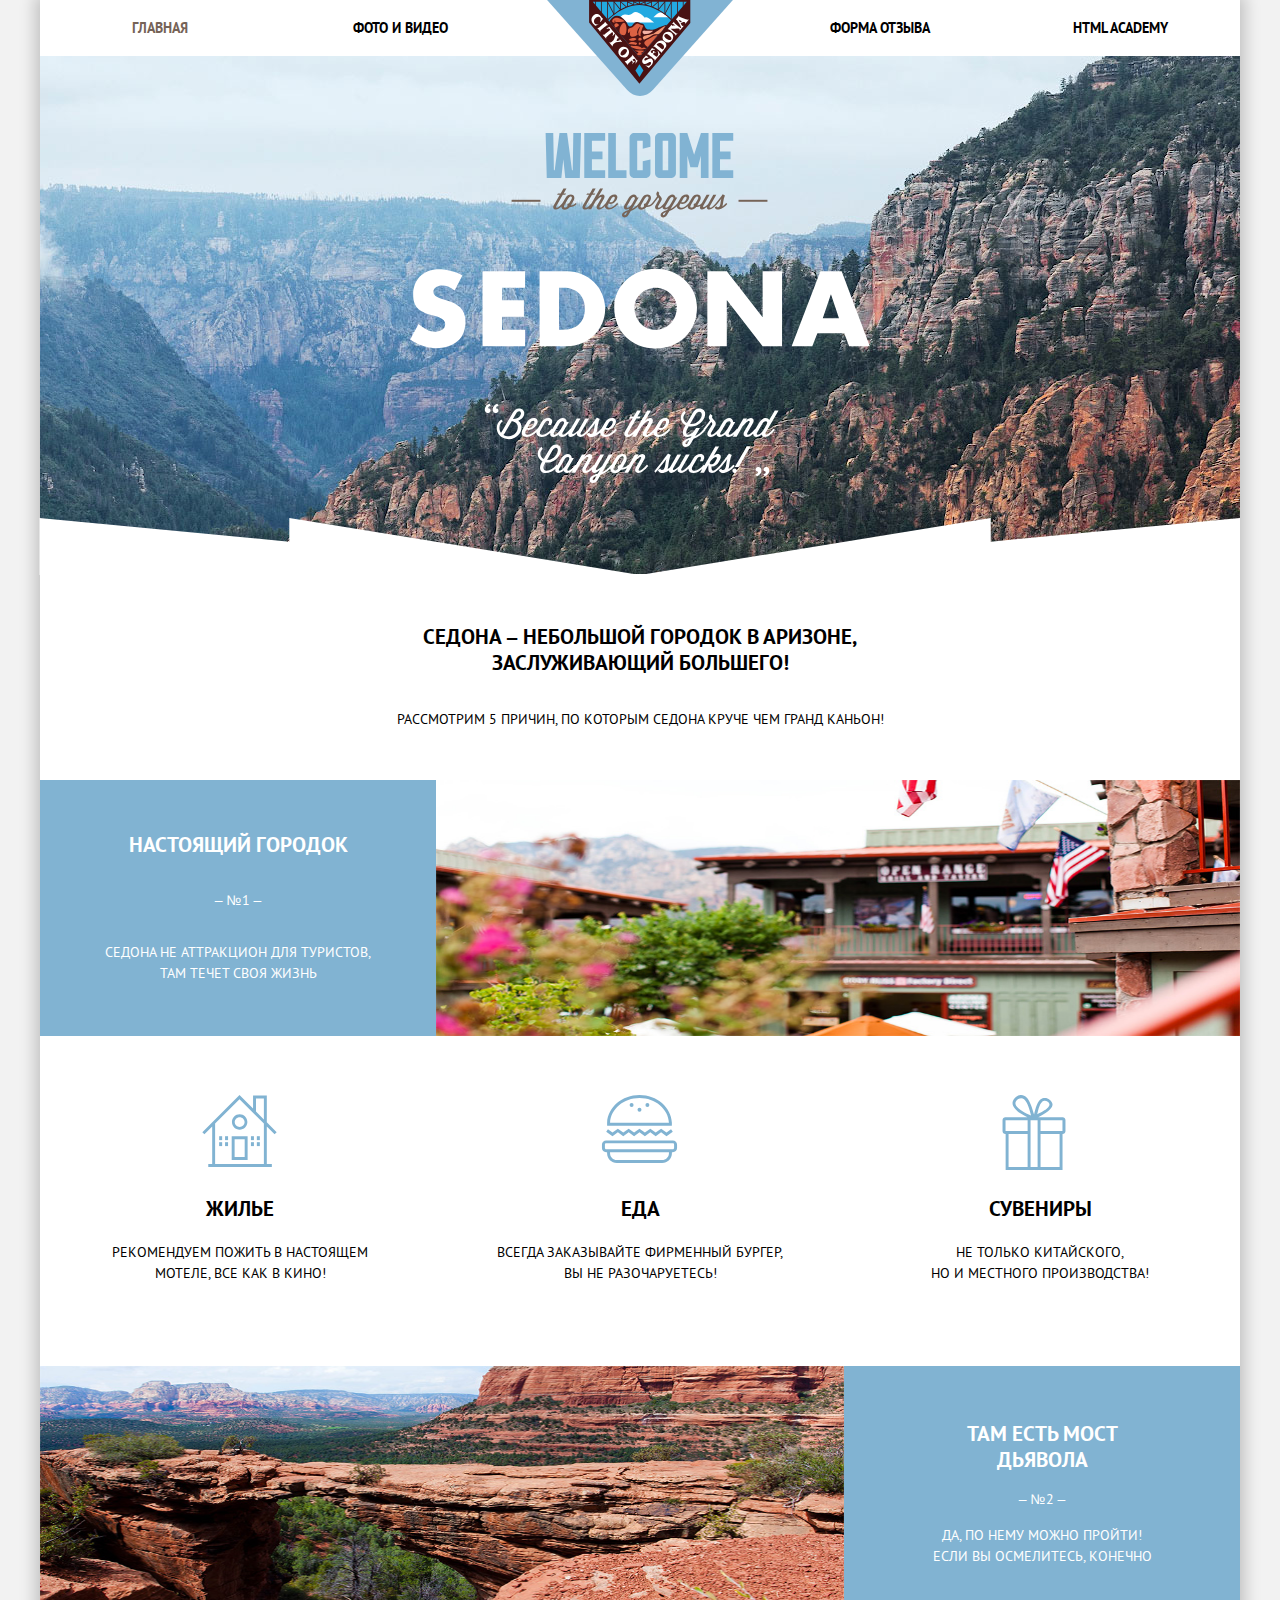
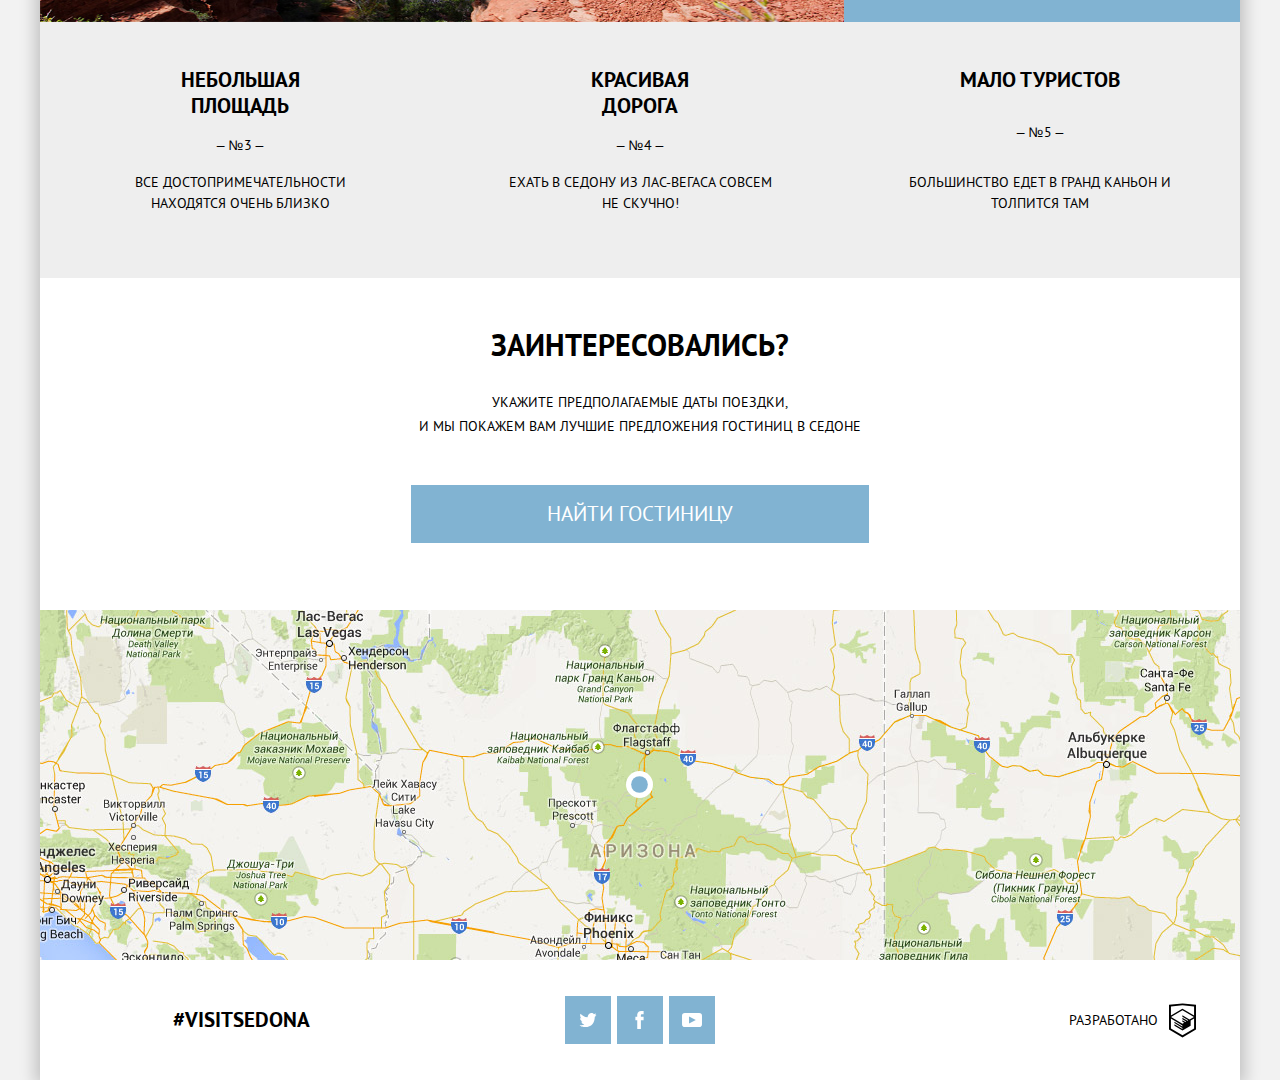
<file: index.html>
<!DOCTYPE html>
<html lang="ru">
  <head>
    <meta charset="utf-8">
    <title>HTML Academy: Седона</title>
    <meta name="viewport" content="width=device-width,initial-scale=1">
    <meta name="format-detection" content="telephone=no">
    <link rel="stylesheet" href="css/style.min.css">
  </head>
  <body>
    <svg style="display:none"><symbol viewBox="0 0 8.672 18.944" id="icon-facebook"><path d="M6.275 3.356h2.398V0H5.795C2.656.181 1.54 2.387 1.948 6.114H0v3.518h1.959v9.312h3.837V9.632h2.857V6.114H5.787c-.022-1.045-.037-2.405.488-2.758z"/></symbol><symbol viewBox="0 0 17.5 14.663" id="icon-twitter"><path fill-rule="evenodd" clip-rule="evenodd" d="M11.283.153c1.736-.484 3.074.264 3.685 1.15.694-.225 1.372-.47 2.072-.69-.004.841-.538 1.478-.883 1.728.704.165 1.343-.481 1.343-.481-.175.977-1.035 1.746-1.611 1.977-.239 6.592-3.272 10.956-10.382 10.823h-.46c-.422 0-4.29-.45-5.047-1.843 2.341.192 4.011-.412 4.835-1.15-.989-.293-2.761-.464-3.07-2.881.362.105.583.223 1.228.117C1.757 8.067.385 7.366.461 5.218c.294.319 1.1.523 1.381.461C1.117 5.444-.188 2.398.921.843 2.794 2.655 4.769 4.364 8.29 4.528c.216-2.24 1.171-3.74 2.993-4.375z"/></symbol><symbol viewBox="0 0 19.979 14.015" id="icon-youtube"><path d="M17.145 0H2.835A2.842 2.842 0 0 0 0 2.835v8.345a2.842 2.842 0 0 0 2.835 2.835h14.31a2.842 2.842 0 0 0 2.835-2.835V2.835A2.844 2.844 0 0 0 17.145 0zM7.036 10.392V3.623l6.769 3.384-6.769 3.385z"/></symbol><symbol viewBox="0 0 26.943 34.09" id="logo-htmlacademy"><path d="M13.62.017L13.472 0 0 1.412v24.661l13.473 8.017 13.43-7.99.042-.025V1.412L13.62.017zm11.399 12.11L13.495 5.334l-.001-.104-.087.05-.088-.056v.109L1.925 12.118V3.147l11.548-1.212L25.02 3.147v8.98zm-11.614-5.34L24.923 13.5l-4.479 2.64-7.093-4.221-.014 1.415 5.904 3.513-.86.507-5.03-2.992-.014 1.415 3.827 2.275-.782.523-3.031-1.787-.014 1.413 1.853 1.091-1.8 1.081-11.356-6.751 11.371-6.835zm-11.48 8.34l11.411 6.791.016 1.044-7.942-4.728-.015 1.416 7.979 4.795.018 1.076-7.973-4.74-.013 1.414 8.021 4.822.046.025 8.143-4.872-.011-5.177 3.415-2.036v10.021L13.472 31.85 1.925 24.979v-9.852z"/></symbol></svg>
    <div class="background-wrap">
      <header class="main-header">
        <div class="main-header__wrap">
          <nav class="main-header__navigation main-header__navigation--opened">
            <ul class="main-header__list">
              <li class="main-header__item"><a class="main-header__item-link main-header__item-link--active">Главная</a></li>
              <li class="main-header__item"><a class="main-header__item-link" href="photo.html">Фото и видео</a></li>
              <li class="main-header__item"><a class="main-header__item-link" href="form.html">Форма отзыва</a></li>
              <li class="main-header__item"><a class="main-header__item-link" href="#">HTML Academy</a></li>
            </ul>
            <button class="main-header__toggle" type="button">Закрыть</button>
            <a class="main-header__logo-wrap">
              <picture>
                <source media="(min-width: 1200px)" srcset="img/logo-sedona-desktop.svg">
                <source media="(min-width: 768px)" srcset="img/logo-sedona-tablet.svg">
                <img class="main-header__logo" src="img/logo-sedona-mobile.svg" alt="City Sedona" width="102" height="83">
              </picture>
            </a>
          </nav>
          <div class="main-header__promo-view promo-view">
            <div class="promo-view__slogan-layout">
              <img class="promo-view__logo-title promo-view__logo-title--index" src="img/text-sedona-index.svg" alt="Sedona" width="282" height="214">
            </div>
        </div>
        </div>
      </header>
      <div class="main-title">
        <div class="main-title__wrap">
          <h1 class="main-title__title">Седона – небольшой городок в Аризоне, заслуживающий большего!</h1>
          <p class="main-title__reason">Рассмотрим 5 причин, по которым седона круче чем гранд каньон!</p>
        </div>
      </div>
      <section class="features-place">
        <div class="features-place__wrap">
          <div class="features-place__head-wrap">
            <div class="features-place__head-layout">
              <!-- <svg class="features-place__triangle" width="100%" height="26"><use xmlns:xlink="http://www.w3.org/1999/xlink" xlink:href="#bg-triangle"></use></svg> -->
              <header class="features-place__head">
              <h2 class="features-place__title">Настоящий городок</h2>
              <span class="features-place__number-features">– №1 –</span>
              <p class="features-place__about-features">Седона не аттракцион для туристов, там течет своя жизнь</p>
            </header>
            </div>
            <div class="features-place__image-layout">
              <picture>
                <source media="(min-width: 1200px)" srcset="img/photo-city@1x.jpg 1x, img/photo-city@2x.jpg 2x">
                <source media="(min-width: 768px)" srcset="img/photo-city-tablet@1x.jpg 1x, img/photo-city-tablet@2x.jpg 2x">
                <img src="img/photo-city-mobile@1x.jpg" srcset="img/photo-city-mobile@2x.jpg 2x" alt="City">
              </picture>
            </div>
          </div>
          <div class="features-place__entertainment">
          <div class="features-place__entertainment-item-layout">
            <img class="features-place__entertainment-item-icon" src="img/icon-house.svg" alt="Жилье" width="39" height="37">
            <h3 class="features-place__entertainment-item-title">Жилье</h3>
            <p class="features-place__entertainment-item-about">Рекомендуем пожить в настоящем мотеле, все как в кино!</p>
          </div>
          <div class="features-place__entertainment-item-layout">
            <img class="features-place__entertainment-item-icon" src="img/icon-gift.svg" alt="Жилье" width="32" height="38">
            <h3 class="features-place__entertainment-item-title">Сувениры</h3>
            <p class="features-place__entertainment-item-about"><span class="features-place__entertainment-item-about--break">Не только китайcкого, </span>но и местного производства!</p>
          </div>
          <div class="features-place__entertainment-item-layout">
            <img class="features-place__entertainment-item-icon" src="img/icon-burger.svg" alt="Жилье" width="40" height="35">
            <h3 class="features-place__entertainment-item-title">Еда</h3>
            <p class="features-place__entertainment-item-about">Всегда заказывайте фирменный бургер, вы не разочаруетесь!</p>
          </div>
        </div>
        </div>
      </section>
      <section class="features-bridge">
        <div class="features-bridge-wrap">
          <div class="features-bridge__background">
            <div class="features-bridge__head">
              <h2 class="features-bridge__title"> Там есть мост дьявола</h2>
              <span class="features-bridge__number-features">– №2 –</span>
              <p class="features-bridge__about-features">Да, по нему можно пройти! Если вы осмелитесь, конечно </p>
            </div>
          </div>
          <div class="features-bridge__picture-layout">
            <picture>
              <source media="(min-width: 1200px)" srcset="img/photo-bridge@1x.jpg 1x, img/photo-bridge@2x.jpg 2x">
              <source media="(min-width: 768px)" srcset="img/photo-bridge-tablet@1x.jpg 1x, img/photo-bridge-tablet@2x.jpg 2x">
              <img src="img/photo-bridge-mobile@1x.jpg" srcset="img/photo-bridge-mobile@2x.jpg 2x" alt="Каньон">
            </picture>
          </div>
        </div>
      </section>
      <section class="features-other">
        <div class="features-other__wrap">
          <div class="features-other__layout">
            <h2 class="features-other__title">Небольшая площадь</h2>
            <span class="features-other__number-features">– №3 –</span>
            <p class="features-other__about-features">Все достопримеча&shy;тельности находятся очень близко</p>
          </div>
          <div class="features-other__layout">
            <h2 class="features-other__title">Красивая дорога</h2>
            <span class="features-other__number-features">– №4 –</span>
            <p class="features-other__about-features">Ехать в седону из Лас-Вегаса совсем не скучно!</p>
          </div>
          <div class="features-other__layout">
            <h2 class="features-other__title">Мало туристов</h2>
            <span class="features-other__number-features">– №5 –</span>
            <p class="features-other__about-features">Большинство едет в гранд каньон и толпится там</p>
          </div>
        </div>
      </section>
      <section class="location">
        <div class="location__wrap">
          <h2 class="location__title">Заинтересовались?</h2>
          <p class="location__about"><span class="location__about-break">Укажите предполагаемые даты поездки, </span>и мы покажем вам лучшие предложения гостиниц в седоне</p>
          <a class="location__button" href="http://examplepage.com">Найти гостиницу</a>
        </div>
      </section>
      <div class="map">
        <div class="map__layout">
          <iframe class="map__google-sedona" src="https://www.google.com/maps/embed?pb=!1m18!1m12!1m3!1d592839.33976071!2d-112.06352161464558!3d34.830951622580315!2m3!1f0!2f0!3f0!3m2!1i1024!2i768!4f13.1!3m3!1m2!1s0x872da132f942b00d%3A0x5548c523fa6c8efd!2z0KHQtdC00L7QvdCwLCDQkNGA0LjQt9C-0L3QsCA4NjMzNiwg0KHQqNCQ!5e0!3m2!1sru!2sru!4v1490832494199" width="320" height="350" style="border:0" allowfullscreen></iframe>
        </div>
      </div>
      <footer class="main-footer">
        <div class="main-footer__wrap">
          <p class="main-footer__hash">#visitsedona</p>
          <div class="main-footer__socials socials">
            <div class="socials__wrap">
              <a class="socials__link" href="#">Twit
                <svg class="socials__link-icon" width="18" height="14"><use xmlns:xlink="http://www.w3.org/1999/xlink" xlink:href="#icon-twitter"></use></svg>
              </a>
              <a class="socials__link" href="#">FB
                <svg class="socials__link-icon" width="9" height="18"><use xmlns:xlink="http://www.w3.org/1999/xlink" xlink:href="#icon-facebook"></use></svg>
              </a>
              <a class="socials__link" href="#">Youtube
                <svg class="socials__link-icon" width="20" height="14"><use xmlns:xlink="http://www.w3.org/1999/xlink" xlink:href="#icon-youtube"></use></svg>
              </a>
            </div>
          </div>
          <div class="main-footer__copyright-wrap">
            <p class="main-footer__copyright">Разработано</p>
            <a class="main-footer__copyright-img-layout" href="https://htmlacademy.ru">
              <svg class="main-footer__copyright-img" width="27" height="37"><use xmlns:xlink="http://www.w3.org/1999/xlink" xlink:href="#logo-htmlacademy"></use></svg>
            </a>
          </div>
        </div>
      </footer>
    </div>
    <script type="text/javascript" src="js/navigation.js"></script>
  </body>
</html>
</file>
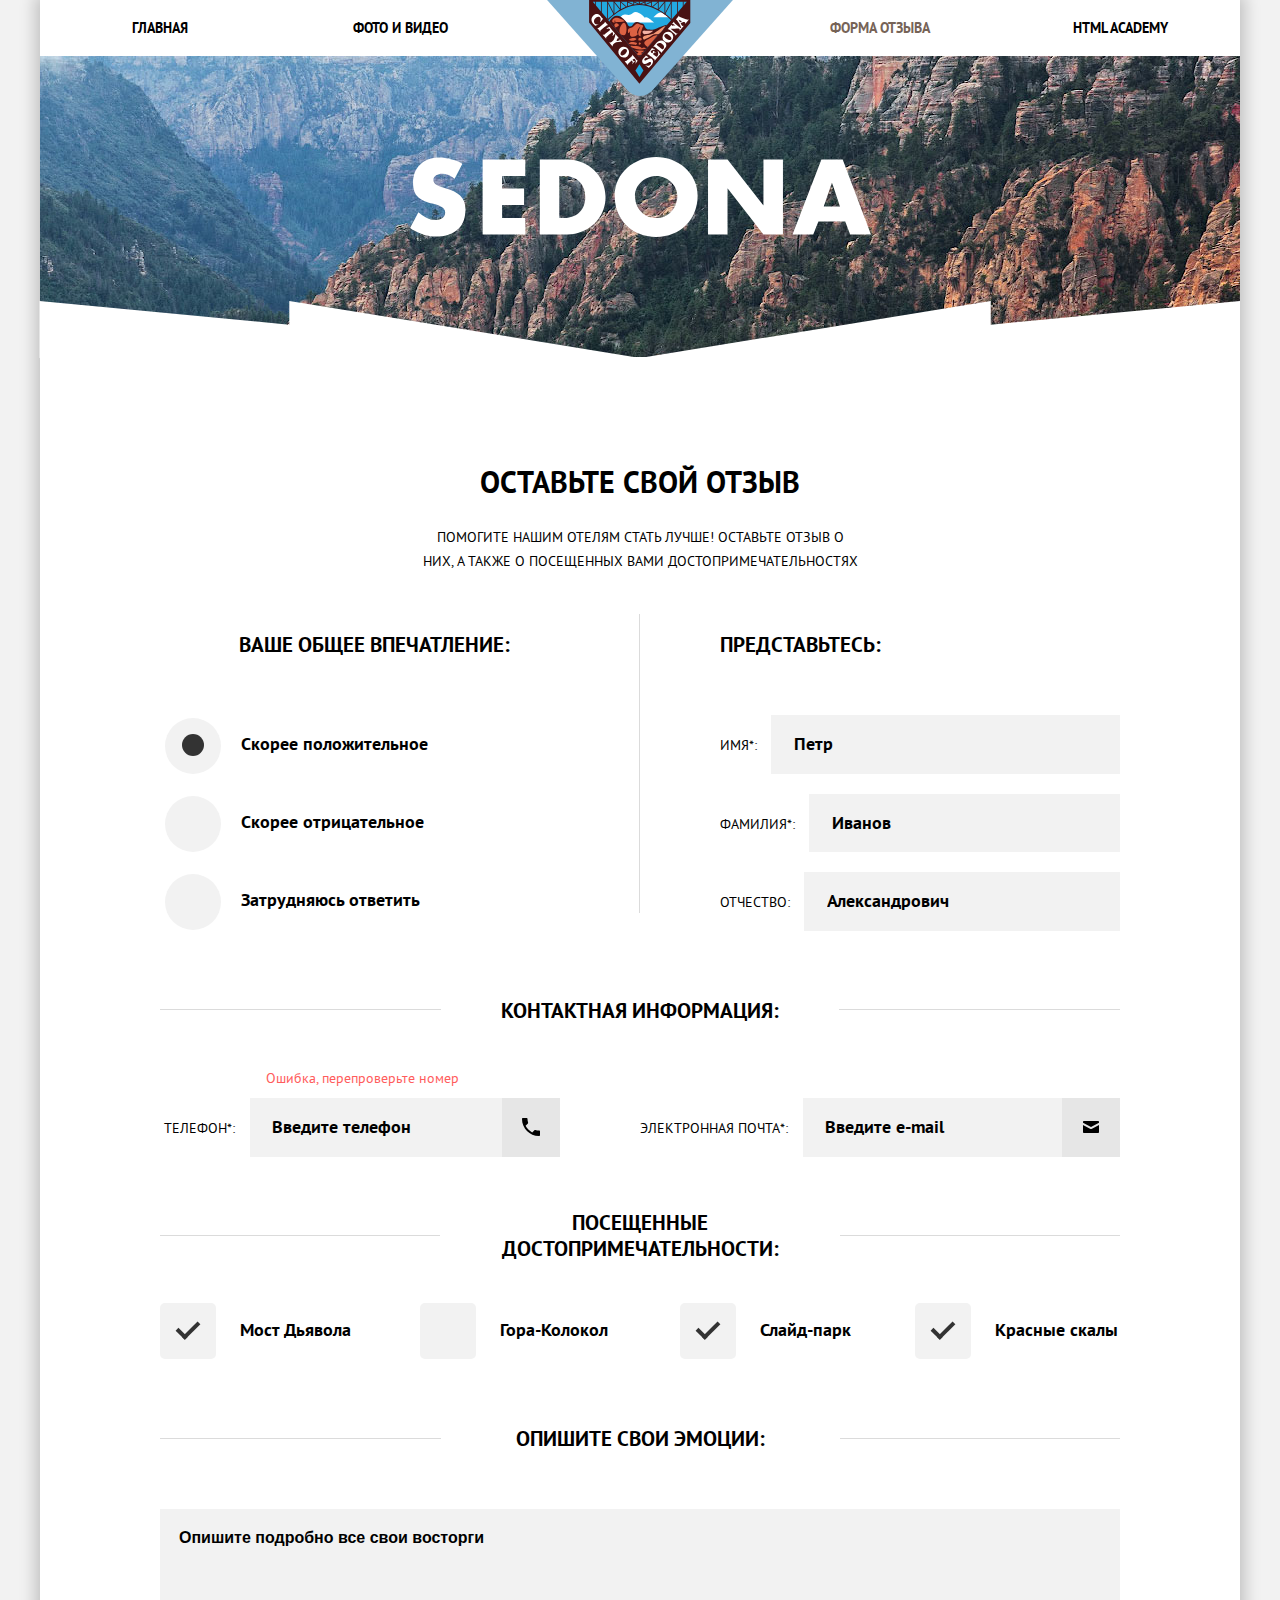
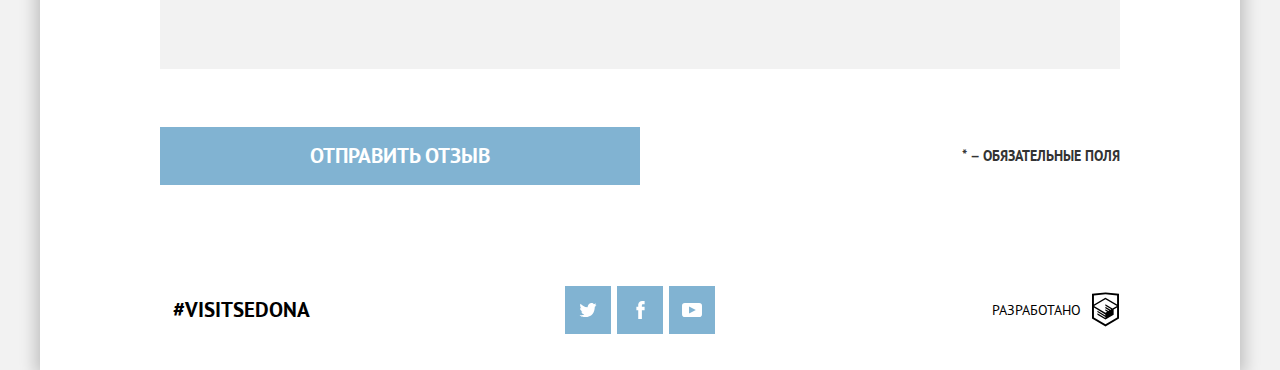
<file: form.html>
<!DOCTYPE html>
<html lang="ru">
  <head>
    <meta charset="utf-8">
    <title>HTML Academy: Седона</title>
    <meta name="viewport" content="width=device-width,initial-scale=1">
    <meta name="format-detection" content="telephone=no">
    <link rel="stylesheet" href="css/style.min.css">
  </head>
  <body class="form-page">
    <svg style="display:none"><symbol viewBox="0 0 8.672 18.944" id="icon-facebook"><path d="M6.275 3.356h2.398V0H5.795C2.656.181 1.54 2.387 1.948 6.114H0v3.518h1.959v9.312h3.837V9.632h2.857V6.114H5.787c-.022-1.045-.037-2.405.488-2.758z"/></symbol><symbol viewBox="0 0 17.5 14.663" id="icon-twitter"><path fill-rule="evenodd" clip-rule="evenodd" d="M11.283.153c1.736-.484 3.074.264 3.685 1.15.694-.225 1.372-.47 2.072-.69-.004.841-.538 1.478-.883 1.728.704.165 1.343-.481 1.343-.481-.175.977-1.035 1.746-1.611 1.977-.239 6.592-3.272 10.956-10.382 10.823h-.46c-.422 0-4.29-.45-5.047-1.843 2.341.192 4.011-.412 4.835-1.15-.989-.293-2.761-.464-3.07-2.881.362.105.583.223 1.228.117C1.757 8.067.385 7.366.461 5.218c.294.319 1.1.523 1.381.461C1.117 5.444-.188 2.398.921.843 2.794 2.655 4.769 4.364 8.29 4.528c.216-2.24 1.171-3.74 2.993-4.375z"/></symbol><symbol viewBox="0 0 19.979 14.015" id="icon-youtube"><path d="M17.145 0H2.835A2.842 2.842 0 0 0 0 2.835v8.345a2.842 2.842 0 0 0 2.835 2.835h14.31a2.842 2.842 0 0 0 2.835-2.835V2.835A2.844 2.844 0 0 0 17.145 0zM7.036 10.392V3.623l6.769 3.384-6.769 3.385z"/></symbol><symbol viewBox="0 0 26.943 34.09" id="logo-htmlacademy"><path d="M13.62.017L13.472 0 0 1.412v24.661l13.473 8.017 13.43-7.99.042-.025V1.412L13.62.017zm11.399 12.11L13.495 5.334l-.001-.104-.087.05-.088-.056v.109L1.925 12.118V3.147l11.548-1.212L25.02 3.147v8.98zm-11.614-5.34L24.923 13.5l-4.479 2.64-7.093-4.221-.014 1.415 5.904 3.513-.86.507-5.03-2.992-.014 1.415 3.827 2.275-.782.523-3.031-1.787-.014 1.413 1.853 1.091-1.8 1.081-11.356-6.751 11.371-6.835zm-11.48 8.34l11.411 6.791.016 1.044-7.942-4.728-.015 1.416 7.979 4.795.018 1.076-7.973-4.74-.013 1.414 8.021 4.822.046.025 8.143-4.872-.011-5.177 3.415-2.036v10.021L13.472 31.85 1.925 24.979v-9.852z"/></symbol></svg>
    <div class="background-wrap">
      <header class="main-header">
        <div class="main-header__wrap">
          <nav class="main-header__navigation main-header__navigation--opened">
            <ul class="main-header__list">
              <li class="main-header__item"><a class="main-header__item-link" href="index.html">Главная</a></li>
              <li class="main-header__item"><a class="main-header__item-link" href="photo.html">Фото и видео</a></li>
              <li class="main-header__item"><a class="main-header__item-link main-header__item-link--active">Форма отзыва</a></li>
              <li class="main-header__item"><a class="main-header__item-link" href="#">HTML Academy</a></li>
            </ul>
            <button class="main-header__toggle" type="button">Закрыть</button>
            <a class="main-header__logo-wrap" href="index.html">
              <picture>
                <source media="(min-width: 1200px)" srcset="img/logo-sedona-desktop.svg">
                <source media="(min-width: 768px)" srcset="img/logo-sedona-tablet.svg">
                <img class="main-header__logo" src="img/logo-sedona-mobile.svg" alt="City Sedona" width="102" height="83">
              </picture>
            </a>
          </nav>
          <div class="main-header__promo-view promo__view">
          <div class="promo-view__slogan-layout promo-view__slogan-layout--lower">
            <img class="promo-view__logo-title" src="img/text-sedona.svg" alt="Sedona" width="280" height="47">
          </div>
        </div>
        </div>
      </header>
      <section class="explanation">
        <div class="explanation__wrap">
          <h2 class="explanation__title">Оставьте свой отзыв</h2>
          <p class="explanation__about">Помогите нашим отелям стать лучше! Оставьте отзыв о них, а также о посещенных вами достопримечательностях</p>
        </div>
      </section>
      <form class="form" method="get" action="https://echo.htmlacademy.ru/">
        <div class="form__wrap">
          <div class="form__person person">
            <div class="person__wrap">
              <h2 class="person__title">Представьтесь:</h2>
              <div class="person__label-wrap">
                <label class="person__label">
                  <span class="person__label-text">Имя*:</span>
                  <input class="person__input person__input" type="text" placeholder="Петр" name="name-first">
                </label>
                <label class="person__label">
                  <span class="person__label-text">Фамилия*:</span>
                  <input class="person__input" type="text" placeholder="Иванов" name="name-mid">
                </label>
                <label class="person__label">
                  <span class="person__label-text">Отчество: </span>
                  <input class="person__input" type="text" placeholder="Александрович" name="name-last">
                </label>
              </div>
            </div>
          </div>
          <div class="form__contact-inf contact-inf">
            <div class="contact-inf__wrap">
              <h2 class="contact-inf__title">Контактная информация:</h2>
              <div class="contact-inf__label-wrap">
                <label class="contact-inf__label">
                  <span class="contact-inf__label-text"><span class="contact-inf__label-text-hidden">Контактный</span> телефон*:</span>
                  <span class="contact-inf__input-wrap">
                    <input class="contact-inf__input" type="text" placeholder="Введите телефон" name="tel">
                  </span>
                </label>
                <label class="contact-inf__label">
                  <span class="contact-inf__label-text">Электронная почта*:</span>
                  <span class="contact-inf__input-wrap">
                    <input class="contact-inf__input" type="email" placeholder="Введите e-mail" name="email">
                  </span>
                </label>
              </div>
            </div>
          </div>
          <div class="form__impression impression">
            <div class="imression__wrap">
              <h2 class="impression__title">Ваше общее впечатление:</h2>
              <div class="impression__label-wrap">
                <input class="impression__input" type="radio" name="impression" id="label-radio1" checked>
                <label class="impression__label" for="label-radio1">
                  <span class="impression__label-text">Скорее положительное</span>
                </label>
                <input class="impression__input" type="radio" name="impression" id="label-radio2">
                <label class="impression__label" for="label-radio2">
                  <span class="impression__label-text">Скорее отрицательное</span>
                </label>
                <input class="impression__input" type="radio" name="impression" id="label-radio3">
                <label class="impression__label" for="label-radio3">
                  <span class="impression__label-text">Затрудняюсь ответить</span>
                </label>
              </div>
            </div>
          </div>
          <div class="form__attraction attraction">
            <div class="attraction__wrap">
              <h2 class="attraction__title">Посещенные достопримечательности:</h2>
              <div class="attraction__checkbox-wrap">
                <input class="attraction__input" type="checkbox" name="attraction" id="input-checkbox1" checked>
                <label class="attraction__label" for="input-checkbox1">
                  <span class="attraction__label-text">Мост Дьявола</span>
                </label>
                <input class="attraction__input" type="checkbox" name="attraction" id="input-checkbox2" checked>
                <label class="attraction__label" for="input-checkbox2">
                  <span class="attraction__label-text">Слайд-парк</span>
                </label>
                <input class="attraction__input" type="checkbox" name="attraction" id="input-checkbox3">
                <label class="attraction__label" for="input-checkbox3">
                  <span class="attraction__label-text">Гора-Колокол</span>
                </label>
                <input class="attraction__input" type="checkbox" name="attraction" id="input-checkbox4" checked>
                <label class="attraction__label" for="input-checkbox4">
                  <span class="attraction__label-text">Красные скалы</span>
                </label>
              </div>
            </div>
          </div>
          <div class="form__emotions emotions">
            <div class="emotions__wrap">
              <h2 class="emotions__title">Опишите свои эмоции:</h2>
              <textarea class="emotions__text" name="textarea" cols="30" rows="10" placeholder="Опишите подробно все свои восторги"></textarea>
            </div>
          </div>
          <button class="form__btn" type="submit">Отправить отзыв</button>
        </div>
      </form>
      <footer class="main-footer">
        <div class="main-footer__wrap main-footer__wrap--form">
          <p class="main-footer__hash">#visitsedona</p>
          <div class="main-footer__socials main-footer__socials--form socials">
            <div class="socials__wrap">
              <a class="socials__link" href="#">Twit
                <svg class="socials__link-icon" width="18" height="14"><use xmlns:xlink="http://www.w3.org/1999/xlink" xlink:href="#icon-twitter"></use></svg>
              </a>
              <a class="socials__link" href="#">FB
                <svg class="socials__link-icon" width="9" height="18"><use xmlns:xlink="http://www.w3.org/1999/xlink" xlink:href="#icon-facebook"></use></svg>
              </a>
              <a class="socials__link" href="#">Youtube
                <svg class="socials__link-icon" width="20" height="14"><use xmlns:xlink="http://www.w3.org/1999/xlink" xlink:href="#icon-youtube"></use></svg>
              </a>
            </div>
          </div>
          <div class="main-footer__copyright-wrap">
            <p class="main-footer__copyright">Разработано</p>
            <a class="main-footer__copyright-img-layout" href="https://htmlacademy.ru">
              <svg class="main-footer__copyright-img" width="27" height="37"><use xmlns:xlink="http://www.w3.org/1999/xlink" xlink:href="#logo-htmlacademy"></use></svg>
            </a>
          </div>
        </div>
      </footer>
      <section class="popup-success popup-success--close">
        <div class="popup-success__wrap">
          <h2 class="popup-success__title">Ваш отзыв отправлен!</h2>
          <p class="popup-success__text">Спасибо за ваше участие, ваш отзыв уже поступил к нам. В ближайшее время мы опубликуем его на сайте.</p>
          <div class="popup-success__btn-wrap">
            <button class="popup-success__btn" type="button">закрыть окно</button>
          </div>
        </div>
      </section>
      <section class="popup-falure popup-falure--close">
        <div class="popup-falure__wrap">
          <h2 class="popup-falure__title">Что-то пошло не так!</h2>
          <p class="popup-falure__text">Проверьте поля, выделенные красным, скорее всего вы забыли их заполнить</p>
          <button class="popup-falure__btn" type="button">ок</button>
        </div>
      </section>
    </div>
    <script type="text/javascript" src="js/navigation.js"></script>
    <script type="text/javascript" src="js/popup.js"></script>
  </body>
</html>
</file>
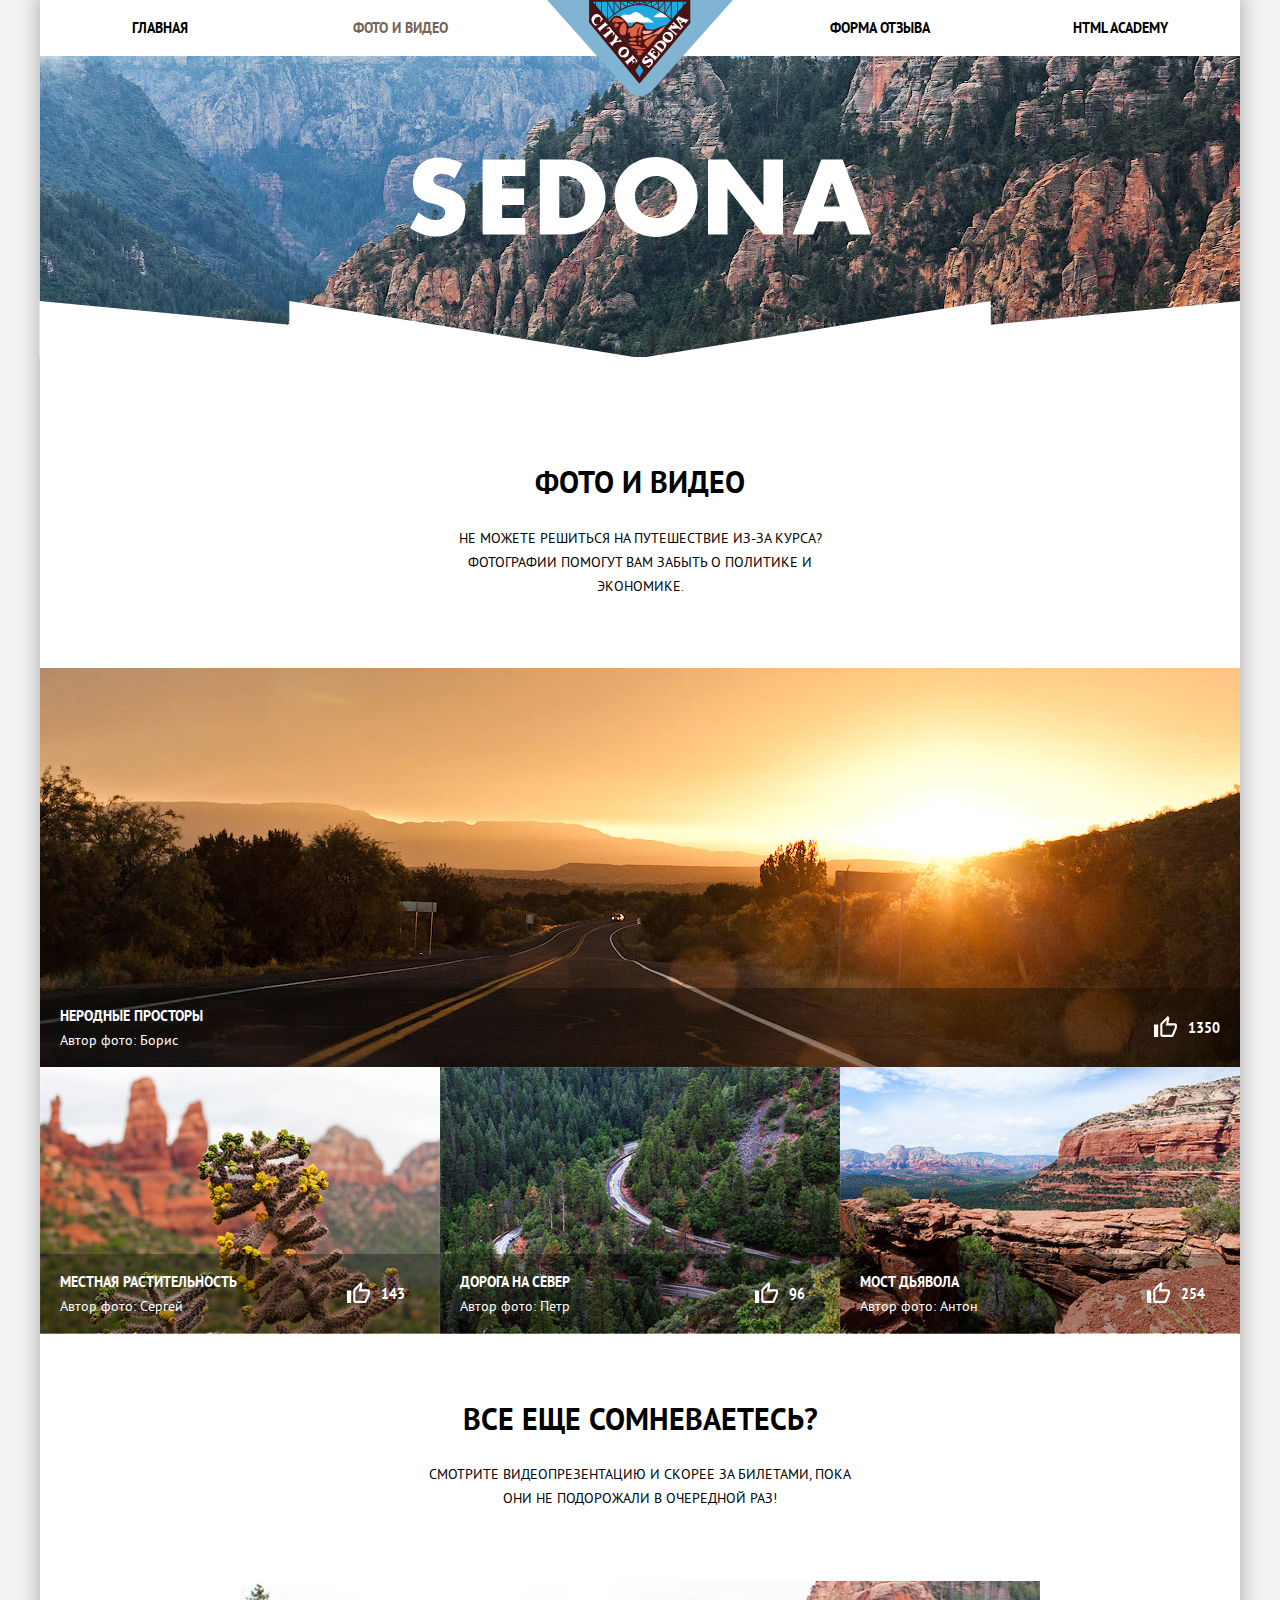
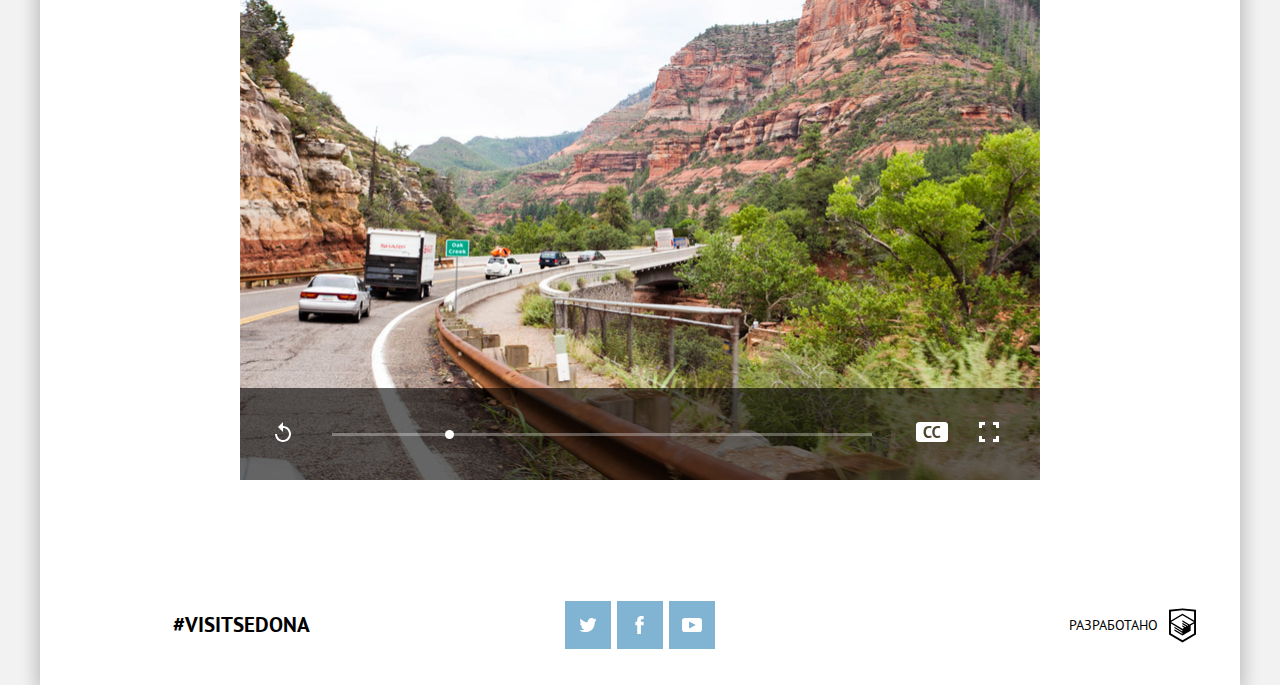
<file: photo.html>
<!DOCTYPE html>
<html lang="ru">
  <head>
    <meta charset="utf-8">
    <title>HTML Academy: Седона</title>
    <meta name="viewport" content="width=device-width,initial-scale=1">
    <meta name="format-detection" content="telephone=no">
    <link rel="stylesheet" href="css/style.min.css">
  </head>
  <body class="photo-page">
    <svg style="display:none"><symbol viewBox="0 0 8.672 18.944" id="icon-facebook"><path d="M6.275 3.356h2.398V0H5.795C2.656.181 1.54 2.387 1.948 6.114H0v3.518h1.959v9.312h3.837V9.632h2.857V6.114H5.787c-.022-1.045-.037-2.405.488-2.758z"/></symbol><symbol viewBox="0 0 22 20" id="icon-like"><path d="M12.383 3.646l-.637 2.929L11.219 9H19.9v2l.001.058L17 18H8V8.029l.014-.015 4.369-4.368M2 10v8-8M13.2 0L6.6 6.6c-.4.3-.6.8-.6 1.4v10c0 1.1.9 2 2 2h9c.8 0 1.5-.5 1.8-1.2l3-7.1c.1-.2.1-.5.1-.7V9h.1c0-1.1-.9-2-2-2h-6.3l1-4.6v-.3c0-.4-.2-.8-.4-1.1l-1.1-1zM4 8H0v12h4V8zm18 1v.044V9z"/></symbol><symbol viewBox="0 0 17.5 14.663" id="icon-twitter"><path fill-rule="evenodd" clip-rule="evenodd" d="M11.283.153c1.736-.484 3.074.264 3.685 1.15.694-.225 1.372-.47 2.072-.69-.004.841-.538 1.478-.883 1.728.704.165 1.343-.481 1.343-.481-.175.977-1.035 1.746-1.611 1.977-.239 6.592-3.272 10.956-10.382 10.823h-.46c-.422 0-4.29-.45-5.047-1.843 2.341.192 4.011-.412 4.835-1.15-.989-.293-2.761-.464-3.07-2.881.362.105.583.223 1.228.117C1.757 8.067.385 7.366.461 5.218c.294.319 1.1.523 1.381.461C1.117 5.444-.188 2.398.921.843 2.794 2.655 4.769 4.364 8.29 4.528c.216-2.24 1.171-3.74 2.993-4.375z"/></symbol><symbol viewBox="0 0 20 20" id="icon-video-fullscreen"><g><path d="M0 0v6h3V3h3V0H3zM3 14H0v6h6v-3H3zM17 0h-3v3h3v3h3V0zM17 17h-3v3h6v-6h-3z"/></g></symbol><symbol viewBox="0 0 16 20" id="icon-video-replay"><path d="M8 4V0L3 5l5 5V6c3.315 0 6 2.686 6 6s-2.685 6-6 6-6-2.686-6-6H0c0 4.42 3.58 8 8 8s8-3.58 8-8-3.58-8-8-8z"/></symbol><symbol viewBox="0 0 32 20" id="icon-video-subtitles"><path d="M29 0H3C1.35 0 0 1.35 0 3v14c0 1.65 1.35 3 3 3h26c1.65 0 3-1.35 3-3V3c0-1.65-1.35-3-3-3zM14.403 15.854a8.61 8.61 0 0 1-1.678.164 5.986 5.986 0 0 1-1.976-.323c-.623-.214-1.172-.562-1.646-1.041s-.852-1.103-1.133-1.868c-.28-.766-.419-1.695-.419-2.786 0-1.134.157-2.085.471-2.851.315-.768.723-1.384 1.224-1.854a4.53 4.53 0 0 1 1.679-1.008 5.86 5.86 0 0 1 1.852-.307c.66 0 1.22.045 1.678.134.457.087.835.192 1.133.313l-.448 1.92a3.332 3.332 0 0 0-.902-.265A8.244 8.244 0 0 0 12.973 6c-.915 0-1.649.325-2.206.977-.558.651-.836 1.663-.836 3.031 0 .598.067 1.142.199 1.632.132.493.334.913.603 1.26.271.349.607.619 1.01.812.402.193.867.29 1.396.29.496 0 .915-.049 1.257-.148.342-.099.639-.227.893-.38l.463 1.841c-.354.249-.803.43-1.349.539zm8.698 0a8.618 8.618 0 0 1-1.678.164 5.986 5.986 0 0 1-1.976-.323c-.623-.214-1.172-.562-1.646-1.041s-.852-1.103-1.133-1.868c-.281-.767-.421-1.695-.421-2.786 0-1.134.157-2.085.471-2.851.314-.768.723-1.384 1.223-1.854a4.526 4.526 0 0 1 1.68-1.008 5.858 5.858 0 0 1 1.851-.307c.661 0 1.221.045 1.678.134a6.05 6.05 0 0 1 1.133.313l-.446 1.918a3.314 3.314 0 0 0-.901-.265A8.569 8.569 0 0 0 21.67 6c-.915 0-1.649.325-2.206.977-.558.651-.836 1.663-.836 3.031 0 .598.067 1.142.199 1.632.132.493.334.913.603 1.26.271.349.606.619 1.009.812.402.193.868.29 1.396.29.497 0 .915-.049 1.257-.148.342-.099.64-.227.894-.38l.463 1.841c-.353.249-.803.43-1.348.539z"/></symbol><symbol viewBox="0 0 19.979 14.015" id="icon-youtube"><path d="M17.145 0H2.835A2.842 2.842 0 0 0 0 2.835v8.345a2.842 2.842 0 0 0 2.835 2.835h14.31a2.842 2.842 0 0 0 2.835-2.835V2.835A2.844 2.844 0 0 0 17.145 0zM7.036 10.392V3.623l6.769 3.384-6.769 3.385z"/></symbol><symbol viewBox="0 0 26.943 34.09" id="logo-htmlacademy"><path d="M13.62.017L13.472 0 0 1.412v24.661l13.473 8.017 13.43-7.99.042-.025V1.412L13.62.017zm11.399 12.11L13.495 5.334l-.001-.104-.087.05-.088-.056v.109L1.925 12.118V3.147l11.548-1.212L25.02 3.147v8.98zm-11.614-5.34L24.923 13.5l-4.479 2.64-7.093-4.221-.014 1.415 5.904 3.513-.86.507-5.03-2.992-.014 1.415 3.827 2.275-.782.523-3.031-1.787-.014 1.413 1.853 1.091-1.8 1.081-11.356-6.751 11.371-6.835zm-11.48 8.34l11.411 6.791.016 1.044-7.942-4.728-.015 1.416 7.979 4.795.018 1.076-7.973-4.74-.013 1.414 8.021 4.822.046.025 8.143-4.872-.011-5.177 3.415-2.036v10.021L13.472 31.85 1.925 24.979v-9.852z"/></symbol></svg>
    <div class="background-wrap">
      <header class="main-header">
        <div class="main-header__wrap">
          <nav class="main-header__navigation main-header__navigation--opened">
            <ul class="main-header__list">
              <li class="main-header__item"><a class="main-header__item-link" href="index.html">Главная</a></li>
              <li class="main-header__item"><a class="main-header__item-link main-header__item-link--active">Фото и видео</a></li>
              <li class="main-header__item"><a class="main-header__item-link" href="form.html">Форма отзыва</a></li>
              <li class="main-header__item"><a class="main-header__item-link" href="#">HTML Academy</a></li>
            </ul>
            <button class="main-header__toggle" type="button">Закрыть</button>
            <a class="main-header__logo-wrap" href="index.html">
              <picture>
                <source media="(min-width: 1200px)" srcset="img/logo-sedona-desktop.svg">
                <source media="(min-width: 768px)" srcset="img/logo-sedona-tablet.svg">
                <img class="main-header__logo" src="img/logo-sedona-mobile.svg" alt="City Sedona" width="102" height="83">
              </picture>
            </a>
          </nav>
          <div class="main-header__promo-view promo__view">
            <div class="promo-view__slogan-layout promo-view__slogan-layout--lower">
              <img class="promo-view__logo-title" src="img/text-sedona.svg" alt="Sedona" width="280" height="47">
            </div>
        </div>
        </div>
      </header>
      <section class="media">
        <div class="media__wrap">
          <header class="media__head">
            <h1 class="media__title">Фото и видео</h1>
            <p class="media__motivation">Не можете решиться на путешествие из-за курса? Фотографии помогут вам забыть о политике и экономике.</p>
          </header>
          <section class="media__photo photo">
            <div class="photo__wrap">
              <figure class="photo__item">
                <div class="photo__img-wrap">
                  <picture>
                    <source media="(min-width: 1200px)" srcset="img/photo-1-desktop@1x.jpg 1x,
                    img/photo-1-desktop@2x.jpg 2x">
                    <source media="(min-width: 768px)" srcset="img/photo-1-tablet@1x.jpg 1x,
                    img/photo-1-tablet@2x.jpg 2x">
                    <img class="photo__img" src="img/photo-1-mobile@1x.jpg" srcset="img/photo-1-mobile@2x.jpg 2x" alt="фото1">
                  </picture>
                </div>
                <figcaption class="photo__description">
                  <div class="photo__description-text">
                    <h2 class="photo__title">Неродные просторы</h2>
                    <p class="photo__about">Автор фото: Борис</p>
                  </div>
                  <div class="photo__number-likes">
                    <button class="photo__number-likes-btn" type="button">
                      <svg class="photo__number-likes-icon" width="23" height="21"><use xmlns:xlink="http://www.w3.org/1999/xlink" xlink:href="#icon-like"></use></svg>
                    </button>
                    <button class="photo__number-likes-numeric" type="button">1350</button>
                  </div>
                </figcaption>
              </figure>
              <figure class="photo__item">
                <div class="photo__img-wrap">
                  <picture>
                    <source media="(min-width: 1200px)" srcset="img/photo-2-desktop@1x.jpg 1x,
                    img/photo-2-desktop@2x.jpg 2x">
                    <source media="(min-width: 768px)" srcset="img/photo-2-tablet@1x.jpg 1x,
                    img/photo-2-tablet@2x.jpg 2x">
                    <img class="photo__img" src="img/photo-2-mobile@1x.jpg" srcset="img/photo-2-mobile@2x.jpg 2x" alt="фото2" width="280" height="280">
                  </picture>
                </div>
                <figcaption class="photo__description">
                  <div class="photo__description-text">
                    <h2 class="photo__title">Местная растительность</h2>
                    <p class="photo__about">Автор фото: Сергей</p>
                  </div>
                  <div class="photo__number-likes">
                    <button class="photo__number-likes-btn" type="button">
                      <svg class="photo__number-likes-icon" width="23" height="21"><use xmlns:xlink="http://www.w3.org/1999/xlink" xlink:href="#icon-like"></use></svg>
                    </button>
                    <button class="photo__number-likes-numeric" type="button">143</button>
                  </div>
                </figcaption>
              </figure>
              <figure class="photo__item">
                <div class="photo__img-wrap">
                  <picture>
                    <source media="(min-width: 1200px)" srcset="img/photo-3-desktop@1x.jpg 1x,
                    img/photo-3-desktop@2x.jpg 2x">
                    <source media="(min-width: 768px)" srcset="img/photo-3-tablet@1x.jpg 1x,
                    img/photo-3-tablet@2x.jpg 2x">
                    <img class="photo__img" src="img/photo-3-mobile@1x.jpg" srcset="img/photo-3-mobile@2x.jpg 2x" alt="фото3" width="280" height="280">
                  </picture>
                </div>
                <figcaption class="photo__description">
                  <div class="photo__description-text">
                    <h2 class="photo__title">Дорога на север</h2>
                    <p class="photo__about">Автор фото: Петр</p>
                  </div>
                  <div class="photo__number-likes">
                    <button class="photo__number-likes-btn" type="button">
                      <svg class="photo__number-likes-icon" width="23" height="21"><use xmlns:xlink="http://www.w3.org/1999/xlink" xlink:href="#icon-like"></use></svg>
                    </button>
                    <button class="photo__number-likes-numeric" type="button">96</button>
                  </div>
                </figcaption>
              </figure>
              <figure class="photo__item">
                <div class="photo__img-wrap">
                  <picture>
                    <source media="(min-width: 1200px)" srcset="img/photo-4-desktop@1x.jpg 1x,
                    img/photo-4-desktop@2x.jpg 2x">
                    <source media="(min-width: 768px)" srcset="img/photo-4-tablet@1x.jpg 1x,
                    img/photo-4-tablet@2x.jpg 2x">
                    <img class="photo__img" src="img/photo-4-mobile@1x.jpg" srcset="img/photo-4-mobile@2x.jpg 2x" alt="фото4" width="280" height="280">
                  </picture>
                </div>
                <figcaption class="photo__description">
                  <div class="photo__description-text">
                    <h2 class="photo__title">Мост дьявола</h2>
                    <p class="photo__about">Автор фото: Антон</p>
                  </div>
                  <div class="photo__number-likes">
                    <button class="photo__number-likes-btn" type="button">
                      <svg class="photo__number-likes-icon" width="23" height="21"><use xmlns:xlink="http://www.w3.org/1999/xlink" xlink:href="#icon-like"></use></svg>
                    </button>
                    <button class="photo__number-likes-numeric" type="button">254</button>
                  </div>
                </figcaption>
              </figure>
            </div>
          </section>
          <section class="media__video video">
            <div class="video__text-wrap">
              <h2 class="video__title">Все еще сомневаетесь?</h2>
              <p class="video__about">Смотрите видеопрезентацию и скорее за билетами, пока они не подорожали в очередной раз!</p>
            </div>
            <div class="video__video-player">
              <div class="video__remote-layout">
                <div class="video__remote-line">
                  <div class="video__remote-dot"></div>
                </div>
              </div>
              <div class="video__userbar-layout">
                <button class="video__replay" type="button">Видео сначала
                  <svg class="video__replay-icon" width="16" height="20"><use xmlns:xlink="http://www.w3.org/1999/xlink" xlink:href="#icon-video-replay"></use></svg>
                </button>
                <button class="video__subtitle" type="button">Субтитры
                  <svg class="video__subtitle-icon" width="32" height="20"><use xmlns:xlink="http://www.w3.org/1999/xlink" xlink:href="#icon-video-subtitles"></use></svg>
                </button>
                <button class="video__full-screan" type="button">Полный экран
                  <svg class="video__full-screan-icon" width="20" height="20"><use xmlns:xlink="http://www.w3.org/1999/xlink" xlink:href="#icon-video-fullscreen"></use></svg>
                </button>
              </div>
            </div>
          </section>
        </div>
      </section>
      <footer class="main-footer">
        <div class="main-footer__wrap">
          <p class="main-footer__hash">#visitsedona</p>
          <div class="main-footer__socials socials">
            <div class="socials__wrap">
              <a class="socials__link" href="#">Twit
                <svg class="socials__link-icon" width="18" height="14"><use xmlns:xlink="http://www.w3.org/1999/xlink" xlink:href="#icon-twitter"></use></svg>
              </a>
              <a class="socials__link" href="#">FB
                <svg class="socials__link-icon" width="9" height="18"><use xmlns:xlink="http://www.w3.org/1999/xlink" xlink:href="#icon-facebook"></use></svg>
              </a>
              <a class="socials__link" href="#">Youtube
                <svg class="socials__link-icon" width="20" height="14"><use xmlns:xlink="http://www.w3.org/1999/xlink" xlink:href="#icon-youtube"></use></svg>
              </a>
            </div>
          </div>
          <div class="main-footer__copyright-wrap">
            <p class="main-footer__copyright">Разработано</p>
            <a class="main-footer__copyright-img-layout" href="https://htmlacademy.ru">
              <svg class="main-footer__copyright-img" width="27" height="37"><use xmlns:xlink="http://www.w3.org/1999/xlink" xlink:href="#logo-htmlacademy"></use></svg>
            </a>
          </div>
        </div>
      </footer>
    </div>
    <script type="text/javascript" src="js/navigation.js"></script>
  </body>
</html>
</file>
<file: css/style.min.css>
/*! normalize.css v5.0.0 | MIT License | github.com/necolas/normalize.css */
html{font-family:sans-serif;line-height:1.15;-ms-text-size-adjust:100%;-webkit-text-size-adjust:100%}body{font-family:"PT Sans","Arial",sans-serif;font-style:normal;margin:0;padding:0;min-width:320px;background-color:#f2f2f2}article,aside,details,figcaption,figure,footer,header,main,menu,nav,section{display:block}h1{font-size:2em;margin:.67em 0}figure{margin:1em 40px}hr{box-sizing:content-box;height:0;overflow:visible}code,kbd,pre,samp{font-family:monospace,monospace;font-size:1em}a{background-color:transparent;-webkit-text-decoration-skip:objects}a:active,a:hover{outline-width:0}abbr[title]{border-bottom:none;text-decoration:underline dotted}b,strong{font-weight:bolder}dfn{font-style:italic}mark{background-color:#ff0;color:#000}small{font-size:80%}sub,sup{font-size:75%;line-height:0;position:relative;vertical-align:baseline}sub{bottom:-.25em}sup{top:-.5em}audio,canvas,video{display:inline-block}audio:not([controls]){display:none;height:0}img{border-style:none;max-width:100%;height:auto}svg:not(:root){overflow:hidden}button,input,optgroup,select,textarea{font-size:100%;line-height:1.15;margin:0}button,input{overflow:visible}optgroup,select,textarea{font-family:sans-serif}button,select{text-transform:none}[type=reset],[type=submit],button,html [type=button]{-webkit-appearance:button}[type=button]::-moz-focus-inner,[type=reset]::-moz-focus-inner,[type=submit]::-moz-focus-inner,button::-moz-focus-inner{border-style:none;padding:0}[type=button]:-moz-focusring,[type=reset]:-moz-focusring,[type=submit]:-moz-focusring,button:-moz-focusring{outline:1px dotted ButtonText}fieldset{border:1px solid silver;margin:0 2px;padding:.35em .625em .75em}legend{color:inherit;display:table;max-width:100%;white-space:normal}progress{display:inline-block;vertical-align:baseline}textarea{overflow:auto}[type=checkbox],[type=radio],legend{box-sizing:border-box;padding:0}[type=number]::-webkit-inner-spin-button,[type=number]::-webkit-outer-spin-button{height:auto}[type=search]{-webkit-appearance:textfield;outline-offset:-2px}[type=search]::-webkit-search-cancel-button,[type=search]::-webkit-search-decoration{-webkit-appearance:none}::-webkit-file-upload-button{-webkit-appearance:button;font:inherit}summary{display:list-item}[hidden],template{display:none}@font-face{font-weight:400;font-family:"PT Sans";font-style:normal;src:url(../fonts/ptsans.woff) format("woff"),url(../fonts/ptsans.woff2) format("woff2")}@font-face{font-weight:700;font-family:"PT Sans";font-style:normal;src:url(../fonts/ptsansbold.woff) format("woff"),url(../fonts/ptsansbold.woff2) format("woff2")}button,input{font-family:inherit}.attraction__wrap{width:auto;margin-left:auto;margin-right:auto;max-width:280px;padding-top:18px;padding-bottom:41px}.attraction__title{margin:0;padding-bottom:31px;font-size:18px;line-height:26px;text-align:center;text-transform:uppercase}.attraction__checkbox-wrap{display:-ms-flexbox;display:flex;-ms-flex-direction:column;flex-direction:column}.attraction__input{display:none}.attraction__label{position:relative;padding-left:80px;margin-bottom:54px;box-sizing:border-box;cursor:pointer}.attraction__label::before{content:"";position:absolute;left:0;top:-14px;width:56px;height:56px;background-color:#f2f2f2;border-radius:5px}.attraction__label:hover::before{background-color:#e5e5e5}.attraction__label:active::before{background-color:#d5d5d5}.attraction__input:checked+.attraction__label::after{content:"";position:absolute;top:4px;left:17px;width:22px;height:13px;border-left:4px solid #333;border-bottom:4px solid #333;box-sizing:border-box;transform:rotate(-45deg)}.attraction__input:checked+.attraction__label:active::after{border-color:rgba(51,51,51,.3)}.attraction__label:last-of-type{margin-bottom:0}.attraction__label-text{font-size:18px;line-height:26px;font-weight:700}.background-wrap{position:relative;z-index:1;max-width:1200px;margin:0 auto;background-color:#fff;box-shadow:0 0 15px 5px rgba(0,1,1,.2)}.contact-inf__wrap{width:auto;margin-left:auto;margin-right:auto;min-width:280px;max-width:648px;padding-top:18px;padding-bottom:28px}.contact-inf__title{margin:0;padding-bottom:20px;font-size:18px;line-height:26px;text-align:center;text-transform:uppercase}.contact-inf__label,.contact-inf__label-wrap{display:-ms-flexbox;display:flex;-ms-flex-direction:column;flex-direction:column}.contact-inf__label{position:relative}.contact-inf__label:first-of-type{margin-bottom:40px}.contact-inf__label:first-of-type::before{content:"Ошибка, перепроверьте номер";position:absolute;bottom:-30px;left:22px;font-size:14px;line-height:26px;color:#ff5c5c}.contact-inf__label-text{padding-bottom:8px;padding-left:22px;font-size:14px;line-height:26px;text-transform:uppercase}.contact-inf__input-wrap{position:relative;display:-ms-flexbox;display:flex}.contact-inf__input-wrap::after{content:"";position:absolute;right:0;top:0;bottom:0;width:58px;background-color:#e6e6e6;background-repeat:no-repeat;background-position:center}.contact-inf__label:nth-of-type(1) .contact-inf__input-wrap::after{background-image:url(../img/icon-phone.svg);background-size:18px 18px}.contact-inf__label:nth-of-type(2) .contact-inf__input-wrap::after{background-image:url(../img/icon-mail.svg);background-size:16px 16px}.contact-inf__input{-ms-flex-positive:1;flex-grow:1;padding:15px 0 15px 18px;border:4px solid #f2f2f2;outline:none;font-size:18px;font-weight:700;background-color:#f2f2f2;box-sizing:border-box}.contact-inf__input:hover{background-color:#e5e5e5;border-color:#e5e5e5}.contact-inf__input:focus{background-color:#fff;border-color:#e5e5e5}.contact-inf__input::-webkit-input-placeholder{font-size:18px;line-height:26px;font-weight:700;color:#000;opacity:1}.contact-inf__input:-ms-input-placeholder{font-size:18px;line-height:26px;font-weight:700;color:#000;opacity:1}.contact-inf__input::placeholder{font-size:18px;line-height:26px;font-weight:700;color:#000;opacity:1}.emotions__wrap{position:relative;display:-ms-flexbox;display:flex;-ms-flex-direction:column;flex-direction:column;width:auto;margin-left:auto;margin-right:auto;padding-top:18px;padding-bottom:51px;max-width:960px}.emotions__title{margin:0;padding-bottom:17px;font-size:18px;line-height:26px;text-align:center;text-transform:uppercase}.emotions__text{height:160px;padding:12px 10px 0 15px;border:4px solid #f2f2f2;outline:none;font-size:16px;font-weight:700;background-color:#f2f2f2;box-sizing:border-box;resize:none}.emotions__text:hover{background-color:#e5e5e5;border-color:#e5e5e5}.emotions__text:focus{background-color:#fff;border-color:#e5e5e5}.emotions__text::-webkit-input-placeholder{font-size:16px;line-height:26px;font-weight:700;color:#000;opacity:1}.emotions__text:-ms-input-placeholder{font-size:16px;line-height:26px;font-weight:700;color:#000;opacity:1}.emotions__text::placeholder{font-size:16px;line-height:26px;font-weight:700;color:#000;opacity:1}.explanation__wrap{padding-top:37px;text-align:center;max-width:440px;width:auto;margin-left:auto;margin-right:auto}.explanation__about,.explanation__title{margin:0;padding-bottom:26px;font-size:18px;line-height:26px;text-transform:uppercase}.explanation__about{padding-bottom:17px;font-size:14px;line-height:24px}.features-bridge-wrap{display:-ms-flexbox;display:flex;-ms-flex-direction:column;flex-direction:column;width:auto;margin-left:auto;margin-right:auto}.features-bridge__background{padding:40px 20px;height:191px;background-color:#81b3d2;box-sizing:border-box}.features-bridge__head{display:-ms-flexbox;display:flex;-ms-flex-direction:column;flex-direction:column;-ms-flex-pack:justify;justify-content:space-between;margin:0 auto;height:100%;width:280px;color:#fff;text-transform:uppercase;text-align:center}.features-bridge__title{margin:0;-ms-flex-item-align:center;-ms-grid-row-align:center;align-self:center;font-size:18px;line-height:26px}.features-bridge__number-features{font-size:14px;line-height:21px}.features-bridge__about-features{width:100%;margin:0;-ms-flex-item-align:center;-ms-grid-row-align:center;align-self:center;font-size:14px;line-height:21px}.features-bridge__picture-layout img{display:block;height:256px;width:100%}.features-other__wrap{background-color:#eee;width:auto;margin-left:auto;margin-right:auto}.features-other__layout{display:-ms-flexbox;display:flex;-ms-flex-direction:column;flex-direction:column;-ms-flex-pack:justify;justify-content:space-between;width:280px;min-height:157px;padding:30px 15px 16px;margin:0 auto;text-align:center;box-sizing:border-box}.features-other__title{margin:0;font-size:18px;line-height:26px;text-transform:uppercase}.features-other__number-features{font-size:14px;line-height:21px}.features-other__about-features{margin:0;font-size:14px;line-height:21px;text-transform:uppercase}.features-place__wrap{width:auto;margin-left:auto;margin-right:auto}.features-place__head,.features-place__head-layout{display:-ms-flexbox;display:flex;-ms-flex-direction:column;flex-direction:column}.features-place__head-layout{-ms-flex-align:center;align-items:center;background-color:#81b3d2}.features-place__head{-ms-flex-pack:justify;justify-content:space-between;text-transform:uppercase;color:#fff;text-align:center;box-sizing:border-box}.features-place__head,.features-place__title{margin:0;font-size:18px;line-height:26px}.features-place__number-features{font-size:14px;line-height:21px}.features-place__about-features{margin:0;font-size:14px;line-height:21px}.features-place__image-layout{height:256px}.features-place__entertainment-item-layout{position:relative}.features-place__entertainment-item-icon{position:absolute;left:1px;top:-5px}.features-place__entertainment-item-title{margin:0;padding-bottom:14px;font-size:18px;line-height:26px;text-transform:uppercase}.features-place__entertainment-item-about{margin:0;font-size:14px;line-height:21px;text-transform:uppercase}.form__wrap{position:relative;display:-ms-flexbox;display:flex;-ms-flex-direction:column;flex-direction:column;width:auto;margin-left:auto;margin-right:auto}.form__impression{margin-bottom:43px}.form__btn{width:280px;max-width:324px;margin-bottom:73px;padding:16px 0;border:0;-ms-flex-item-align:center;-ms-grid-row-align:center;align-self:center;font-size:21px;line-height:26px;font-weight:700;text-transform:uppercase;color:#fff;background-color:#81b3d2;cursor:pointer}.form__btn:hover{background-color:#669ec0}.form__btn:active{background-color:#5496bd;color:rgba(255,255,255,.3)}.imression__wrap{width:auto;margin-left:auto;margin-right:auto;max-width:280px}.impression__title{margin:0;padding-top:18px;padding-bottom:37px;font-size:18px;line-height:26px;text-align:center;text-transform:uppercase}.impression__label-wrap{display:-ms-flexbox;display:flex;-ms-flex-direction:column;flex-direction:column}.impression__label{position:relative;padding-left:80px;margin-bottom:43px;cursor:pointer}.impression__label::before{content:"";position:absolute;width:56px;height:56px;background-color:#f2f2f2;border-radius:50%;left:0;top:-13px}.impression__label:hover::before{background-color:#e5e5e5}.impression__label:active::before{background-color:#d5d5d5}.impression__label:last-of-type,.person__label:last-of-type .person__input{margin-bottom:0}.impression__input{display:none}.impression__input:checked+.impression__label::after{content:"";position:absolute;left:17px;top:3px;width:22px;height:22px;background-color:#333;border-radius:50%}.impression__input:checked+.impression__label:active::after{background-color:rgba(51,51,51,.3)}.impression__label-text{font-size:18px;line-height:26px;font-weight:700}.location__wrap{padding:0 20px;width:auto;margin-left:auto;margin-right:auto}.location__title{margin:0;padding-top:28px;padding-bottom:21px;font-size:21px;line-height:26px;text-transform:uppercase;text-align:center}.location__about,.location__button{max-width:458px;text-transform:uppercase}.location__about{padding-bottom:35px;text-align:center;margin:0 auto;font-size:14px;line-height:24px}.location__button{display:-ms-flexbox;display:flex;-ms-flex-pack:center;justify-content:center;width:100%;margin:0 auto 49px;padding:16px 0;border:0;font-size:21px;line-height:26px;color:#fff;text-decoration:none;background-color:#81b3d2;cursor:pointer}.location__button:hover{background-color:#669ec0}.location__button:active{background-color:#5496bd;color:rgba(255,255,255,.3)}.main-footer__wrap{display:-ms-flexbox;display:flex;-ms-flex-direction:column;flex-direction:column;margin-left:auto;margin-right:auto}.main-footer__hash{margin:0;font-size:21px;line-height:26px;text-transform:uppercase;font-weight:700;text-align:center}.main-footer__copyright-wrap,.main-footer__socials{display:-ms-flexbox;display:flex;-ms-flex-pack:center;justify-content:center}.main-footer__copyright-wrap{font-size:14px;line-height:26px;text-transform:uppercase}.main-footer__copyright{margin:0 11px 0 0;-ms-flex-item-align:center;-ms-grid-row-align:center;align-self:center}.main-footer__copyright-img,.photo__img-wrap img{display:block}.main-footer__copyright-img:hover{fill:#81b3d2}.main-footer__copyright-img:active{fill:rgba(0,0,0,.3)}.main-header__wrap{width:auto;margin-left:auto;margin-right:auto}.main-header__navigation{position:relative}.main-header__list{display:-ms-flexbox;display:flex;-ms-flex-direction:column;flex-direction:column;margin:0;padding:0;list-style:none}.main-header__item-link{display:block;padding:8px 0;font-size:18px;line-height:40px;font-weight:700;text-transform:uppercase;text-decoration:none;text-align:center;color:inherit;box-sizing:border-box}.main-header__logo{display:block;width:102px;height:83px}.main-header__logo-wrap{position:absolute;z-index:1;left:50%;margin-left:-51px}.main-title__wrap{display:-ms-flexbox;display:flex;-ms-flex-direction:column;flex-direction:column;-ms-flex-pack:center;justify-content:center;margin-left:auto;margin-right:auto}.main-title__reason,.main-title__title{margin:0;line-height:26px;text-transform:uppercase;text-align:center}.main-title__title{padding:0 10px;font-size:18px}.main-title__reason{padding-top:30px;font-size:14px}.map__layout{position:relative;height:350px;margin-bottom:36px;background-color:#fff;background-image:url(../img/bg-map-tablet@1x.jpg);background-repeat:no-repeat;background-position:center top;background-size:cover;width:auto;margin-left:auto;margin-right:auto}.map__layout::before{content:"";position:absolute;width:27px;height:27px;top:50%;left:50%;margin-left:-14px;margin-top:-14px;background-image:url(../img/icon-map-marker.svg)}.map__google-sedona{position:relative;z-index:1;width:100%}.media__wrap{width:auto;margin-left:auto;margin-right:auto}.media__head{display:-ms-flexbox;display:flex;-ms-flex-direction:column;flex-direction:column;-ms-flex-align:center;align-items:center}.media__motivation,.media__title{margin:0;font-size:18px;line-height:26px;text-transform:uppercase}.media__motivation{width:100%;max-width:430px;font-size:14px;line-height:24px;text-align:center}.person__wrap{margin-left:auto;margin-right:auto;width:280px;padding-top:18px;padding-bottom:26px}.person__title{margin:0;font-size:18px;line-height:26px;padding-bottom:20px;text-transform:uppercase;text-align:center}.person__label,.person__label-wrap{display:-ms-flexbox;display:flex;-ms-flex-direction:column;flex-direction:column}.person__label{-ms-flex-direction:row;flex-direction:row;-ms-flex-align:baseline;align-items:baseline}.person__label-text{font-size:14px;line-height:26px;text-transform:uppercase}.person__input{-ms-flex-positive:1;flex-grow:1;min-width:0;margin-bottom:20px;margin-left:14px;padding:15px 0 15px 19px;border:4px solid #f2f2f2;outline:none;font-size:18px;font-weight:700;background-color:#f2f2f2;box-sizing:border-box}.person__input:hover{background-color:#e5e5e5;border-color:#e5e5e5}.person__input:focus{background-color:#fff;border-color:#e5e5e5}.person__input::-webkit-input-placeholder{font-size:18px;line-height:26px;font-weight:700;color:#000;opacity:1}.person__input:-ms-input-placeholder{font-size:18px;line-height:26px;font-weight:700;color:#000;opacity:1}.person__input::placeholder{font-size:18px;line-height:26px;font-weight:700;color:#000;opacity:1}.photo__wrap{display:-ms-flexbox;display:flex;-ms-flex-direction:column;flex-direction:column;-ms-flex-wrap:wrap;flex-wrap:wrap}.photo__item{margin:0}.photo__img-wrap{margin:0;width:280px}.photo__about,.photo__title{margin:0;font-size:14px;line-height:24px}.photo__title{text-transform:uppercase;font-weight:700}.photo__about{padding-bottom:7px}.photo__number-likes{display:-ms-flexbox;display:flex;font-size:14px;line-height:24px;font-weight:700;color:inherit;text-decoration:none}.photo__number-likes-btn,.photo__number-likes-numeric{border:none;background-color:transparent;cursor:pointer;padding:0;font-weight:700}.photo__number-likes-btn{margin-right:14px}.photo__number-likes-icon{fill:rgba(0,0,0,.3)}.popup-falure--open{display:block}.popup-falure--close{display:none}.popup-falure__wrap{position:fixed;z-index:2;top:50%;left:50%;margin-left:-160px;margin-top:-140px;display:-ms-flexbox;display:flex;-ms-flex-direction:column;flex-direction:column;-ms-flex-align:center;align-items:center;width:320px;padding-top:40px;padding-bottom:35px;text-transform:uppercase;background-color:#fff;box-shadow:0 5px 10px 3px rgba(0,1,1,.15)}.popup-falure__text,.popup-falure__title{margin:0;padding-bottom:25px;font-size:18px;line-height:26px;text-align:center}.popup-falure__text{width:210px;padding-bottom:35px;font-size:14px;line-height:24px}.popup-falure__btn{width:180px;border:0;font-size:18px;line-height:26px;padding:16px 0;color:#fff;font-weight:700;text-transform:uppercase;background-color:#81b3d2}.popup-falure__btn:hover{background-color:#669ec0}.popup-falure__btn:active{background-color:#5496bd}.popup-success--close{display:none}.popup-success--open{display:block}.popup-success__wrap{position:fixed;z-index:2;top:50%;left:50%;margin-left:-160px;margin-top:-140px;display:-ms-flexbox;display:flex;-ms-flex-direction:column;flex-direction:column;-ms-flex-align:center;align-items:center;width:320px;padding-top:40px;text-transform:uppercase;background-color:#fff;box-shadow:0 5px 10px 3px rgba(0,1,1,.15)}.popup-success__title{margin:0;padding-bottom:25px;font-size:18px;cline-height:26px;text-align:center}.popup-success__text{width:220px;margin:0;padding-bottom:35px;font-size:14px;line-height:24px;text-align:center}.popup-success__btn-wrap{display:-ms-flexbox;display:flex;-ms-flex-direction:column;flex-direction:column;-ms-flex-align:center;align-items:center;width:100%;padding:20px 0;background-color:#f2f2f2}.popup-success__btn{width:280px;border:0;font-size:18px;line-height:26px;padding:16px 0;color:#fff;font-weight:700;text-transform:uppercase;background-color:#81b3d2}.popup-success__btn:hover{background-color:#669ec0}.popup-success__btn:active{background-color:#5496bd}.promo-view__slogan-layout{position:relative;height:389px;width:100%;display:-ms-flexbox;display:flex;background-color:#fff;background-image:url(../img/bg-back-mobile@1x.jpg);background-repeat:no-repeat;background-position:bottom center;background-size:cover;box-sizing:border-box}.promo-view__slogan-layout::after{content:"";position:absolute;bottom:-1px;left:0;right:0;height:28px;background-image:url(../img/bg-intro-triangle-mobile.svg);background-repeat:no-repeat;background-size:100% 100%}.promo-view__slogan-layout--lower{height:158px;background-size:auto 389px}.promo-view__logo-title{margin:auto;padding-bottom:20px}.promo-view__logo-title--index{padding-bottom:0}.socials__link,.socials__wrap{display:-ms-flexbox;display:flex}.socials__link{margin-right:6px;font-size:0;width:46px;height:48px;background-color:#81b3d2}.socials__link:hover{background-color:#669ec0}.socials__link:active{background-color:#5496bd}.socials__link:last-of-type{margin-right:0}.socials__link-icon{margin:auto;fill:#fff}.socials__link:active .socials__link-icon{fill:rgba(255,255,255,.3)}.video__text-wrap{display:-ms-flexbox;display:flex;-ms-flex-direction:column;flex-direction:column;-ms-flex-align:center;align-items:center;width:100%;max-width:430px;padding-top:33px;padding-bottom:35px;margin:0 auto}.video__about,.video__title{margin:0;text-transform:uppercase}.video__title{padding-bottom:26px;font-size:18px;line-height:26px}.video__about{width:100%;font-size:14px;line-height:24px;text-align:center}.video__remote-layout,.video__video-player{display:-ms-flexbox;display:flex;box-sizing:border-box}.video__video-player{position:relative;-ms-flex-direction:column;flex-direction:column;margin-bottom:140px;background-color:#fff;background-image:url(../img/video-mobile@1x.jpg);background-repeat:no-repeat;background-position:center top;background-size:100% 201px;padding:0 20px}.video__remote-layout{bottom:0;margin-top:auto;-ms-flex-order:1;order:1;width:100%;height:45px;padding:0 22px;background-color:rgba(0,0,0,.6)}.video__remote-line{position:relative;width:100%;height:3px;margin:auto;background-color:rgba(255,255,255,.3);cursor:pointer}.video__remote-dot{position:relative;left:15%;top:-3px;width:9px;height:9px;background-color:#fff;border-radius:50%;cursor:pointer}.video__userbar-layout{display:-ms-flexbox;display:flex;-ms-flex-pack:justify;justify-content:space-between}.video__replay{width:16px}.video__full-screan,.video__replay,.video__subtitle{padding:0;border:0;height:20px;font-size:0;background-color:transparent;cursor:pointer}.video__subtitle{margin-right:31px;margin-left:auto;width:32px}.video__full-screan{width:20px}.video__full-screan-icon,.video__replay-icon,.video__subtitle-icon{fill:#5c6870}.video__full-screan-icon:hover,.video__replay-icon:hover,.video__subtitle-icon:hover{fill:#333}.video__full-screan-icon:active,.video__replay-icon:active,.video__subtitle-icon:active{fill:rgba(51,51,51,.3)}@media (min-width:768px){.attraction__wrap{position:relative;display:-ms-flexbox;display:flex;-ms-flex-direction:column;flex-direction:column;max-width:960px;padding-bottom:0}.attraction__title{width:280px;padding-left:60px;padding-right:60px;padding-bottom:58px;font-size:21px;-ms-flex-item-align:center;-ms-grid-row-align:center;align-self:center;background-color:#fff}.attraction__title::before{content:"";position:absolute;z-index:-1;left:0;right:0;top:43px;height:1px;background-color:#dbdbdb}.attraction__label{margin-bottom:62px;margin-left:31px}.attraction__label:nth-of-type(3n-1){margin-bottom:0}.attraction__checkbox-wrap{display:-ms-flexbox;display:flex;-ms-flex-direction:column;flex-direction:column;height:180px;-ms-flex-line-pack:center;align-content:center;-ms-flex-wrap:wrap;flex-wrap:wrap}.attraction__label{width:228px}.contact-inf__wrap{position:relative;display:-ms-flexbox;display:flex;-ms-flex-direction:column;flex-direction:column;padding-bottom:35px;padding-top:19px}.contact-inf__title{padding-left:60px;padding-right:60px;padding-bottom:24px;font-size:21px;-ms-flex-item-align:center;-ms-grid-row-align:center;align-self:center;background-color:#fff}.contact-inf__title::before{content:"";position:absolute;z-index:-1;left:0;right:0;top:30px;height:1px;background-color:#dbdbdb}.contact-inf__label:first-of-type{margin-bottom:21px}.contact-inf__label:first-of-type::before{left:auto;bottom:auto;top:0;right:0}.emotions__wrap{padding-bottom:60px}.emotions__wrap::before{content:"* – обязательные поля";position:absolute;bottom:-42px;right:0;font-size:14px;line-height:26px;font-weight:700;color:#333;text-transform:uppercase}.emotions__title{padding-left:75px;padding-right:75px;padding-bottom:55px;font-size:21px;-ms-flex-item-align:center;-ms-grid-row-align:center;align-self:center;background-color:#fff}.emotions__title::before{content:"";position:absolute;z-index:-1;left:0;right:0;top:30px;height:1px;background-color:#dbdbdb}.explanation__wrap{padding-top:73px;padding-bottom:39px}.explanation__title{font-size:30px;line-height:30px;padding-bottom:28px}.features-bridge-wrap{display:-ms-flexbox;display:flex;-ms-flex-direction:row;flex-direction:row;height:256px}.features-bridge__background{width:33%;height:100%;-ms-flex-order:2;order:2;padding:45px}.features-bridge__head{width:100%;height:100%}.features-bridge__title{width:151px;font-size:21px}.features-bridge__about-features{max-width:220px}.features-bridge__picture-layout{width:67%}.features-other__wrap{display:-ms-flexbox;display:flex;-ms-flex-pack:justify;justify-content:space-between}.features-other__layout{width:33%;height:256px;padding:45px 49px}.features-other__title{width:160px;-ms-flex-item-align:center;-ms-grid-row-align:center;align-self:center;font-size:21px}.features-place__head-wrap{display:-ms-flexbox;display:flex}.features-place__head-layout{width:33%;height:256px}.features-place__head{display:-ms-flexbox;display:flex;-ms-flex-align:center;align-items:center;height:100%;padding:45px 41px}.features-place__title{font-size:21px;-ms-flex-item-align:center;-ms-grid-row-align:center;align-self:center}.features-place__image-layout{width:67%}.features-place__image-layout img{width:100%;height:256px}.features-place__entertainment{height:330px;display:-ms-flexbox;display:flex;-ms-flex-direction:row;flex-direction:row;-ms-flex-pack:justify;justify-content:space-between;text-align:center}.features-place__entertainment-item-layout{width:33%;padding:160px 45px 0}.features-place__entertainment-item-layout:nth-of-type(2){-ms-flex-order:3;order:3}.features-place__entertainment-item-icon{left:50%;top:59px}.features-place__entertainment-item-layout:nth-of-type(1) .features-place__entertainment-item-icon{width:75px;height:72px;margin-left:-38px}.features-place__entertainment-item-layout:nth-of-type(2) .features-place__entertainment-item-icon{width:64px;height:75px;margin-left:-38px}.features-place__entertainment-item-layout:nth-of-type(3) .features-place__entertainment-item-icon{width:77px;height:68px;margin-left:-39px}.features-place__entertainment-item-title{padding-bottom:20px;font-size:21px}.form__wrap{max-width:960px;padding-left:60px;padding-right:60px;-ms-flex-direction:row;flex-direction:row;-ms-flex-wrap:wrap;flex-wrap:wrap;-ms-flex-pack:justify;justify-content:space-between}.form__impression{position:relative;margin-bottom:66px;-ms-flex-order:-7;order:-7;width:50%}.form__impression::before{content:"";position:absolute;width:1px;background-color:#dbdbdb;top:0;bottom:0;right:0}.form__person{-ms-flex-order:-6;order:-6;width:50%}.form__contact-inf{-ms-flex-order:-5;order:-5;width:100%}.form__attraction{-ms-flex-order:-4;order:-4;width:100%}.form__emotions{-ms-flex-order:-3;order:-3;width:100%}.form__btn{margin-bottom:96px;width:50%;max-width:50%}.imression__wrap{position:relative;margin-left:0;margin-right:0;max-width:100%;display:-ms-flexbox;display:flex;-ms-flex-direction:column;flex-direction:column;-ms-flex-align:start;align-items:flex-start}.impression__title{-ms-flex-item-align:start;align-self:flex-start;margin-right:16%;font-size:21px;padding-bottom:73px}.impression__label{margin-bottom:52px;padding-left:76px}.location__wrap{padding:0}.location__title{padding-top:52px;padding-bottom:30px;font-size:30px;line-height:30px}.location__about-break{display:block}.location__about{padding-bottom:42px}.location__button{margin-bottom:57px}.main-footer__wrap{-ms-flex-direction:row;flex-direction:row;-ms-flex-pack:justify;justify-content:space-between;-ms-flex-align:center;align-items:center;padding:0 60px 36px}.main-footer__socials{padding-right:13px}.main-header__list{-ms-flex-direction:row;flex-direction:row}.main-header__item{display:-ms-flexbox;display:flex;-ms-flex-pack:center;justify-content:center;-ms-flex-align:center;align-items:center;width:20%;height:56px}.main-header__item-link{font-size:14px;padding:0}.main-header__item-link:hover{color:#81b3d2}.main-header__item-link:active{color:rgba(0,0,0,.3)}.main-header__item-link--active{color:#766357}.main-header__item-link--active:hover{color:#604e43}.main-header__item-link--active:active{color:rgba(118,99,87,.3)}.main-header__item:nth-of-type(2){margin-right:auto}.main-header__toggle{display:none}.main-header__logo-wrap{top:0}.main-title__wrap{width:490px;padding-top:50px;padding-bottom:48px}.main-title__title{font-size:21px}.map__layout{background-image:url(../img/bg-map-desktop@1x.jpg)}.media__wrap{padding:0 60px}.media__title{padding-top:72px;padding-bottom:29px;font-size:30px;line-height:30px}.media__motivation{max-width:430px;padding-bottom:70px}.person__wrap{margin-right:0;padding-left:59px;width:auto;min-width:265px;max-width:400px}.person__title{padding-bottom:57px;text-align:left;font-size:21px}.photo__wrap{-ms-flex-direction:row;flex-direction:row;-ms-flex-pack:justify;justify-content:space-between;margin:0 auto}.photo__img-wrap{width:100%}.photo__item:first-of-type .photo__img{width:100%;height:400px}.photo__item:first-of-type{width:100%}.photo__item:not(:first-of-type){width:50%}.photo__item:not(:first-of-type) .photo__img{width:100%;height:267px}.photo__description{display:-ms-flexbox;display:flex;-ms-flex-pack:justify;justify-content:space-between;padding:16px 20px 15px;background-color:#f2f2f2}.photo__item:not(:first-of-type) .photo__description{padding-right:35px}.photo__about{padding-bottom:0}.photo__number-likes-btn{margin-right:11px}.popup-falure__wrap{width:400px;margin-left:-200px}.popup-falure__title{width:220px;font-size:30px;line-height:40px}.popup-falure__text{width:280px}.popup-success__wrap{width:640px;margin-left:-320px}.popup-success__title{width:420px;font-size:30px;line-height:40px}.popup-success__text{width:420px}.promo-view__slogan-layout{height:518px;background-image:url(../img/bg-back-desktop@1x.jpg)}.promo-view__slogan-layout--lower{height:290px;background-size:auto 518px}.promo-view__slogan-layout::after{height:57px;background-image:url(../img/bg-intro-triangle-tablet.svg)}.promo-view__logo-title{height:78px;width:458px}.promo-view__logo-title--index{width:460px;height:350px;padding-bottom:15px}.video__text-wrap{padding-top:67px;padding-bottom:75px}.video__title{font-size:30px;line-height:30px}.video__about{padding:0}.video__video-player{height:499px;width:648px;margin:0 auto 76px;padding:0;background-image:url(../img/video-tablet@1x.jpg);background-size:100% 499px}.video__remote-line{margin-left:14%;margin-right:25%}.video__remote-dot{left:29%}.video__remote-layout{height:92px;padding:0}.video__userbar-layout{position:absolute;bottom:38px;width:100%;padding-right:41px;padding-left:35px;box-sizing:border-box}.video__full-screan-icon,.video__replay-icon,.video__subtitle-icon{fill:#fff}}@media (min-width:768px) and (-webkit-min-device-pixel-ratio:1.5),(min-width:768px) and (min-resolution:144dpi),(-webkit-min-device-pixel-ratio:1.5),(min-resolution:1.5dppx){.map__layout{background-image:url(../img/bg-map-desktop@2x.jpg)}.promo-view__slogan-layout{background-image:url(../img/bg-back-desktop@2x.jpg)}.video__video-player{background-image:url(../img/video-tablet@2x.jpg)}}@media (min-width:1200px){.attraction__wrap{width:1200px;padding-bottom:3px}.attraction__title{padding-bottom:55px}.attraction__checkbox-wrap{-ms-flex-direction:row;flex-direction:row;-ms-flex-pack:justify;justify-content:space-between;-ms-flex-wrap:nowrap;flex-wrap:nowrap;height:auto}.attraction__label{margin-left:0;width:205px}.attraction__label:nth-of-type(1){-ms-flex-order:1;order:1}.attraction__label:nth-of-type(2){-ms-flex-order:3;order:3;margin-left:25px}.attraction__label:nth-of-type(3){-ms-flex-order:2;order:2;margin-left:25px}.attraction__label:nth-of-type(4){-ms-flex-order:4;order:4}.contact-inf__wrap{width:1200px;max-width:100%}.contact-inf__title{padding-bottom:74px}.contact-inf__label-wrap{-ms-flex-direction:row;flex-direction:row;-ms-flex-pack:justify;justify-content:space-between}.contact-inf__label{width:480px;-ms-flex-direction:row;flex-direction:row;-ms-flex-align:baseline;align-items:baseline}.contact-inf__label:first-of-type{width:400px;margin-bottom:0}.contact-inf__label:first-of-type::before{right:auto;left:106px;top:-33px}.contact-inf__label-text-hidden{font-size:0}.contact-inf__label-text{padding-right:15px;padding-left:0}.contact-inf__input-wrap{-ms-flex-positive:1;flex-grow:1}.emotions__wrap{width:1200px;padding-bottom:58px}.emotions__title{padding-bottom:57px}.explanation__wrap{width:1200px;padding-top:110px;padding-bottom:24px}.features-bridge-wrap{width:1200px}.features-bridge__background{padding:55px}.features-other__wrap{width:1200px}.features-other__layout{padding-bottom:64px;padding-left:60px;padding-right:60px}.features-place__wrap{width:1200px}.features-place__head{padding:52px}.features-place__entertainment-item-layout{padding-left:50px;padding-right:50px}.features-place__entertainment-item-about--break{display:block}.form__wrap{width:1200px;padding-left:120px;padding-right:120px}.form__btn{margin-bottom:101px}.imression__wrap{width:1200px;padding-left:5px}.impression__title{padding-left:74px}.location__wrap{width:1200px}.location__about{padding-bottom:47px}.location__button{margin-bottom:67px}.main-footer__wrap{width:1200px;margin-left:auto;margin-right:auto;padding-right:44px;padding-left:133px;box-sizing:border-box}.main-footer__socials{padding-right:100px}.main-footer__socials--form{padding-right:22px}.main-footer__wrap--form{padding-right:121px}.main-header__wrap{width:1200px}.main-header__logo-wrap{margin-left:-94px}.main-header__logo{width:188px;height:96px}.map__layout,.media__wrap{width:1200px}.media__wrap{padding:0}.media__title{padding-top:110px}.person__wrap{width:1200px}.photo__item:not(:first-of-type){width:33.3%;-ms-flex-positive:1;flex-grow:1}.photo__description{position:relative;z-index:1;margin-top:-80px;color:#fff;background-color:rgba(0,0,0,.3)}.photo__number-likes-numeric{color:inherit}.photo__number-likes-icon{fill:#fff}.promo-view__slogan-layout--lower{height:301px;background-size:auto 518px}.promo-view__slogan-layout::after{background-image:url(../img/bg-intro-triangle-desktop.svg);left:-1px}.promo-view__logo-title{width:461px;height:80px}.promo-view__logo-title--index{width:460px;height:350px}.video__text-wrap{padding-top:71px;padding-bottom:71px}.video__title{padding-bottom:28px}.video__video-player{width:800px;margin-bottom:121px;background-image:url(../img/video-desktop@1x.jpg)}.video__remote-line{margin-left:11.5%;margin-right:21%}.video__remote-dot{left:21%}}@media (min-width:1200px) and (-webkit-min-device-pixel-ratio:1.5),(min-width:1200px) and (min-resolution:144dpi),(-webkit-min-device-pixel-ratio:1.5),(min-resolution:1.5dppx){.video__video-player{background-image:url(../img/video-desktop@2x.jpg)}}@media (max-width:767px){.attraction__wrap,.contact-inf__wrap{border-top:1px solid #e5e5e5;padding-left:20px;padding-right:20px}.emotions__wrap{width:280px;border-top:1px solid #e5e5e5}.emotions__wrap,.explanation__wrap{padding-left:20px;padding-right:20px}.features-bridge__picture-layout{display:-ms-flexbox;display:flex;-ms-flex-pack:center;justify-content:center}.features-bridge__picture-layout img{height:260px;width:320px}.features-other__wrap{padding:0 20px}.features-other__layout{border-bottom:1px solid rgba(0,0,0,.1)}.features-other__layout:last-of-type{border-bottom-color:transparent}.features-place__head-layout{position:relative;width:100%}.features-place__head-layout::before{content:"";position:absolute;left:0;right:0;top:-24px;height:40px;background-image:url(../img/bg-triangle.svg);background-repeat:no-repeat;background-size:100% 100%}.features-place__head{width:280px;min-height:196px;padding-top:55px;padding-bottom:29px}.features-place__image-layout{height:260px;display:-ms-flexbox;display:flex;-ms-flex-pack:center;justify-content:center}.features-place__image-layout img{display:block;height:260px;width:320px}.features-place__entertainment{display:-ms-flexbox;display:flex;-ms-flex-direction:column;flex-direction:column;margin:0 auto;width:280px;padding:35px 20px 37px}.features-place__entertainment-item-layout{padding-bottom:28px;padding-left:50px;padding-right:20px}.features-place__entertainment-item-layout:last-of-type{padding-bottom:0}.imression__wrap{border-top:1px solid #e5e5e5;padding-left:20px;padding-right:20px}.main-footer__hash{padding-bottom:35px}.main-footer__copyright-wrap{margin-top:40px;margin-bottom:23px}.main-header__navigation{padding-bottom:56px}.main-header__item-link{padding:7px 0;border-top:1px solid rgba(1,1,1,.2);border-bottom:1px solid rgba(255,255,255,.2);color:#fff;background-color:#81b3d2}.main-header__item-link:not(.main-header__item-link--active):hover{background-color:#669ec0}.main-header__item-link:not(.main-header__item-link--active):active{background-color:#5496bd;color:rgba(255,255,255,.3)}.main-header__item:first-of-type .main-header__item-link{border-top-color:transparent}.main-header__item:last-of-type .main-header__item-link{border-bottom:none;padding-bottom:8px;box-shadow:inset 0 -7px 7px -7px rgba(27,37,44,.2)}.main-header__toggle{position:absolute;right:20px;width:23px;height:23px;border:0;padding:0;font-size:0;background-color:transparent;cursor:pointer}.main-header__navigation--opened .main-header__toggle{top:17px}.main-header__navigation--opened .main-header__toggle::after,.main-header__navigation--opened .main-header__toggle::before{content:"";position:absolute;left:-2px;top:10px;width:27px;height:4px;background-color:#fff;transform:rotate(45deg)}.main-header__navigation--opened .main-header__toggle::after{transform:rotate(-45deg)}.main-header__navigation--closed .main-header__toggle{bottom:18px}.main-header__navigation--closed .main-header__toggle::before{content:"";position:absolute;top:0;left:0;right:0;height:4px;background-color:#81b3d2;box-shadow:0 8px 0 0 #81b3d2,0 16px 0 0 #81b3d2}.main-header__navigation--closed>.main-header__list{display:none}.main-title__wrap{width:280px;padding:37px 20px 25px}.media__head{padding:0 25px}.media__title{padding-top:38px;padding-bottom:25px}.media__motivation{padding-bottom:27px}.person__wrap,.photo__item{border-top:1px solid #e5e5e5}.person__wrap{padding-left:20px;padding-right:20px}.photo__item{-ms-flex-item-align:center;-ms-grid-row-align:center;align-self:center;padding:22px 20px 17px}.photo__item:last-of-type{border-bottom:1px solid #e5e5e5}.photo__img-wrap{margin-bottom:16px}.promo-view__logo-title{width:229px;height:39px}.promo-view__logo-title--index{width:282px;height:214px}.video__text-wrap{width:240px}.video__video-player{width:320px;height:201px;margin-left:auto;margin-right:auto}.video__userbar-layout{position:relative;top:100%;height:66px;padding:23px 24px 0;background-color:#f2f2f2;box-sizing:border-box}}@media (-webkit-min-device-pixel-ratio:1.5),(min-resolution:144dpi),(min-resolution:1.5dppx){.map__layout{background-image:url(../img/bg-map-tablet@2x.jpg)}.promo-view__slogan-layout{background-image:url(../img/bg-back-mobile@2x.jpg)}.video__video-player{background-image:url(../img/video-mobile@2x.jpg)}}
</file>
